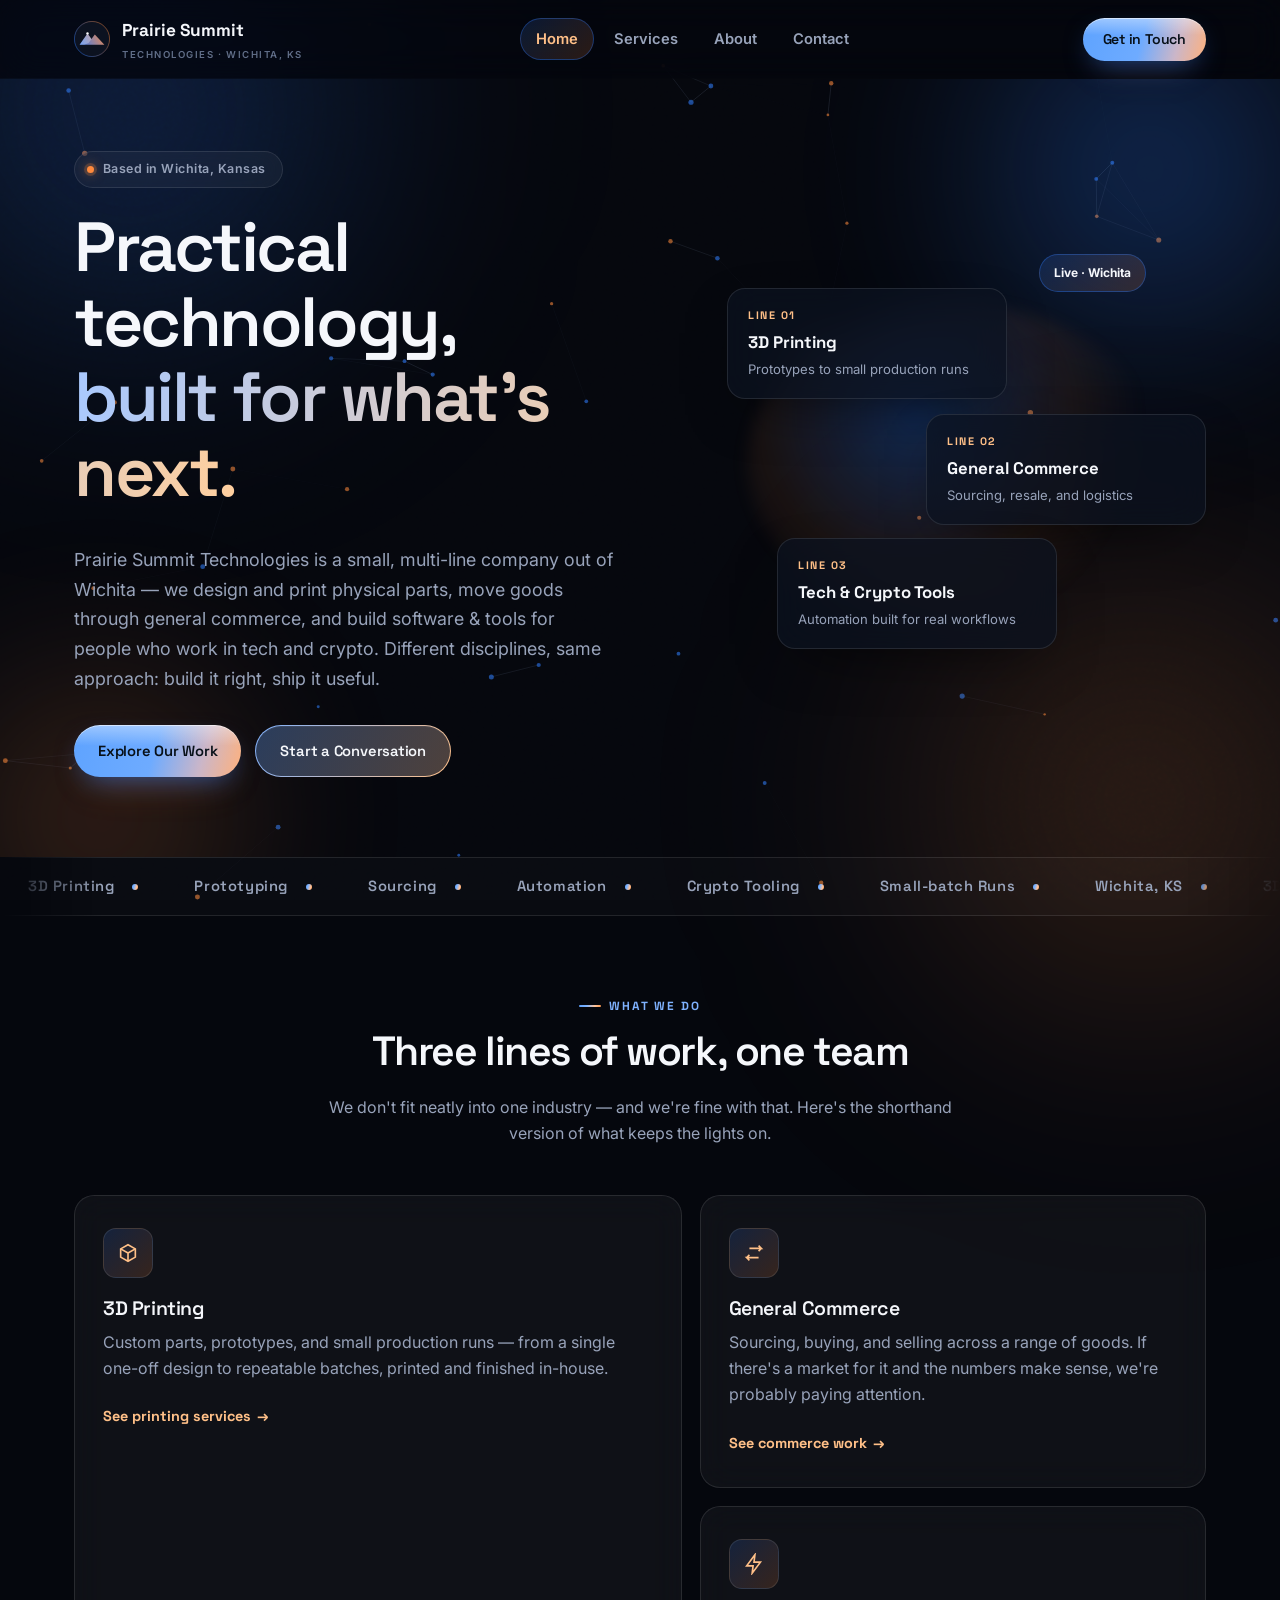
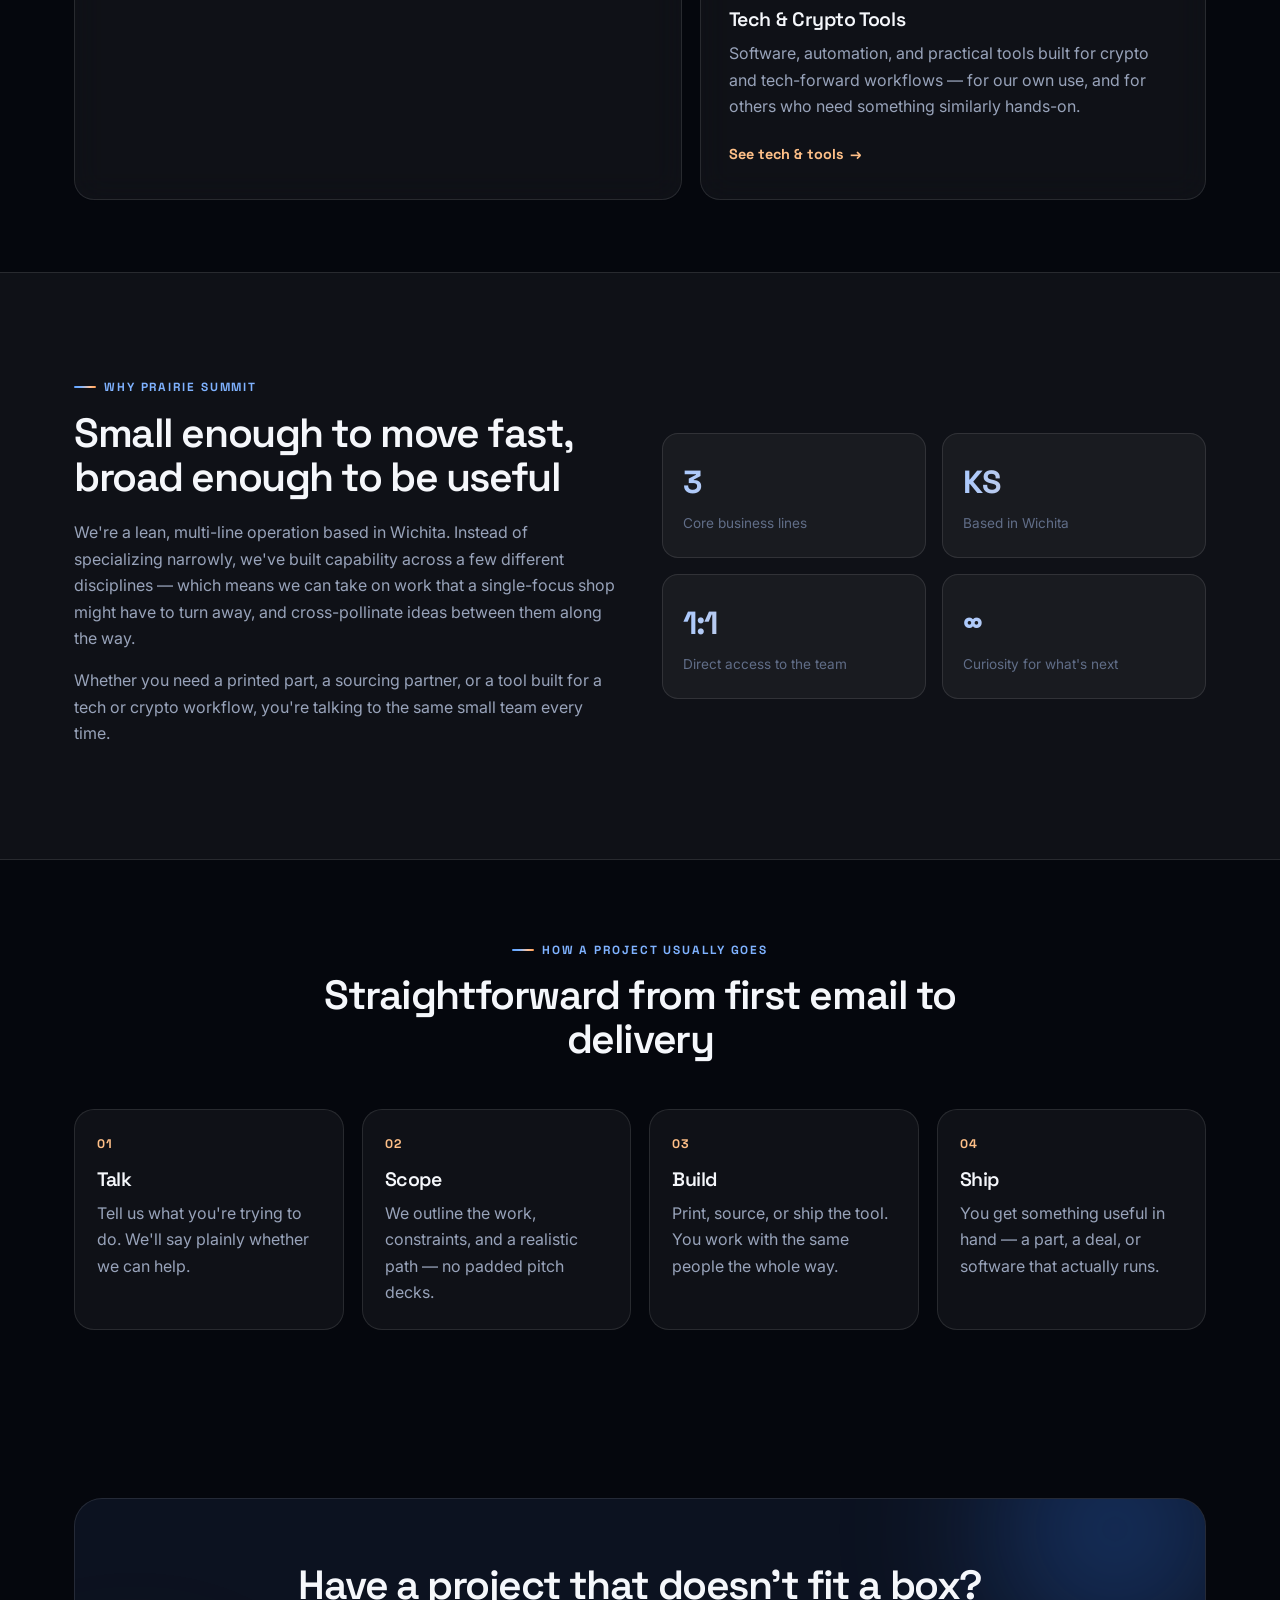
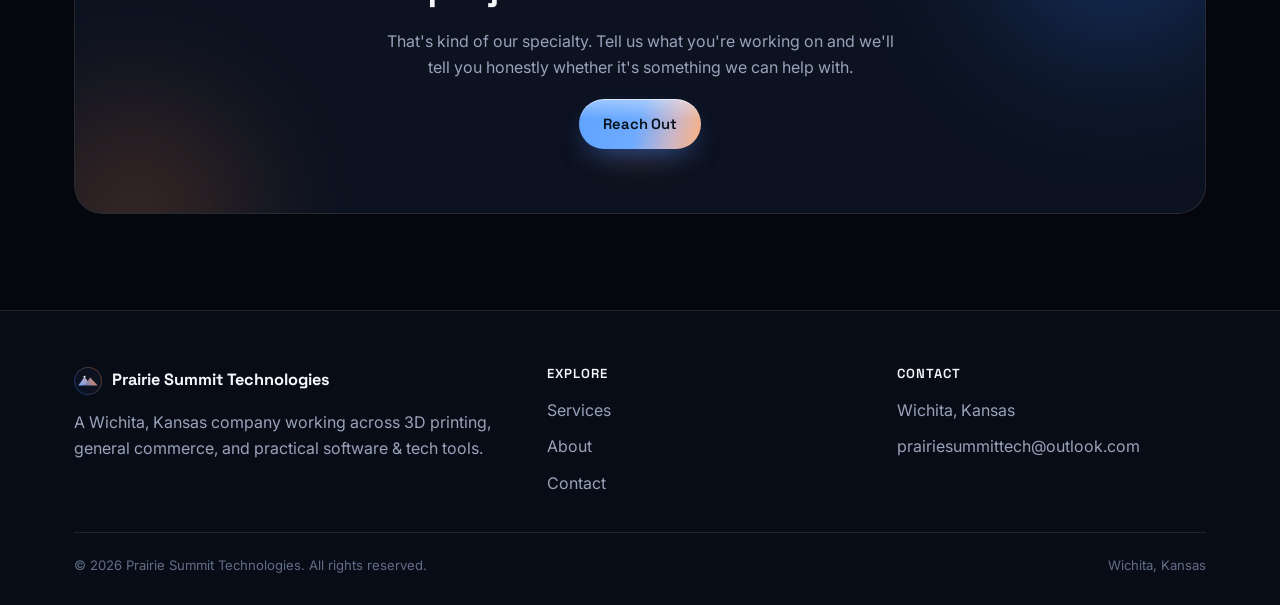
<file: index.html>
<!DOCTYPE html>
<html lang="en">
<head>
<!-- Google tag (gtag.js) -->
<script async src="https://www.googletagmanager.com/gtag/js?id=G-7JT1MEMFT8"></script>
<script>
  window.dataLayer = window.dataLayer || [];
  function gtag(){dataLayer.push(arguments);}
  gtag('js', new Date());

  gtag('config', 'G-7JT1MEMFT8');
</script>

<meta charset="UTF-8">
<script>document.documentElement.classList.add("js");</script>
<meta name="viewport" content="width=device-width, initial-scale=1.0">
<title>Prairie Summit Technologies | 3D Printing &amp; Tech Tools in Wichita, KS</title>
<meta name="description" content="Prairie Summit Technologies is a Wichita, Kansas company for 3D printing, general commerce, and practical software and crypto tooling. Local craft, remote-ready work.">
<meta name="robots" content="index, follow, max-image-preview:large">
<meta name="author" content="Prairie Summit Technologies">
<meta name="geo.region" content="US-KS">
<meta name="geo.placename" content="Wichita">
<meta name="theme-color" content="#05070d">
<link rel="canonical" href="https://prairiesummittech.net/">
<meta property="og:type" content="website">
<meta property="og:site_name" content="Prairie Summit Technologies">
<meta property="og:locale" content="en_US">
<meta property="og:url" content="https://prairiesummittech.net/">
<meta property="og:title" content="Prairie Summit Technologies | Wichita, KS">
<meta property="og:description" content="Practical technology, built for what's next — 3D printing, commerce, and tech tools from Wichita, Kansas.">
<meta property="og:image" content="https://prairiesummittech.net/assets/og-image.png">
<meta property="og:image:width" content="1200">
<meta property="og:image:height" content="630">
<meta property="og:image:alt" content="Prairie Summit Technologies — practical technology from Wichita, Kansas">
<meta name="twitter:card" content="summary_large_image">
<meta name="twitter:title" content="Prairie Summit Technologies | Wichita, KS">
<meta name="twitter:description" content="3D printing, general commerce, and tech tools from Wichita, Kansas.">
<meta name="twitter:image" content="https://prairiesummittech.net/assets/og-image.png">
<link rel="icon" type="image/svg+xml" href="assets/logo.svg">
<link rel="icon" type="image/png" sizes="32x32" href="assets/favicon-32.png">
<link rel="apple-touch-icon" href="assets/apple-touch-icon.png">
<link rel="manifest" href="site.webmanifest">
<script type="application/ld+json">
{
  "@context": "https://schema.org",
  "@graph": [
    {
      "@type": "ProfessionalService",
      "@id": "https://prairiesummittech.net/#business",
      "name": "Prairie Summit Technologies",
      "url": "https://prairiesummittech.net/",
      "email": "prairiesummittech@outlook.com",
      "image": "https://prairiesummittech.net/assets/og-image.png",
      "logo": "https://prairiesummittech.net/assets/apple-touch-icon.png",
      "description": "A Wichita, Kansas company working across 3D printing, general commerce, and practical software and tech tools.",
      "address": {
        "@type": "PostalAddress",
        "addressLocality": "Wichita",
        "addressRegion": "KS",
        "addressCountry": "US"
      },
      "areaServed": ["Wichita", "Kansas", "United States"],
      "priceRange": "$$",
      "knowsAbout": ["3D printing", "prototyping", "general commerce", "software tooling", "crypto tooling"]
    },
    {
      "@type": "WebSite",
      "@id": "https://prairiesummittech.net/#website",
      "url": "https://prairiesummittech.net/",
      "name": "Prairie Summit Technologies",
      "publisher": { "@id": "https://prairiesummittech.net/#business" },
      "inLanguage": "en-US"
    },
    {
      "@type": "WebPage",
      "@id": "https://prairiesummittech.net/#webpage",
      "url": "https://prairiesummittech.net/",
      "name": "Prairie Summit Technologies | 3D Printing & Tech Tools in Wichita, KS",
      "isPartOf": { "@id": "https://prairiesummittech.net/#website" },
      "about": { "@id": "https://prairiesummittech.net/#business" }
    }
  ]
}
</script>
<link rel="preconnect" href="https://fonts.googleapis.com">
<link rel="preconnect" href="https://fonts.gstatic.com" crossorigin>
<link href="https://fonts.googleapis.com/css2?family=Space+Grotesk:wght@500;600;700&family=Inter:wght@400;500;600;700;800&display=swap" rel="stylesheet">
<link rel="stylesheet" href="css/style.css?v=btn3">
</head>
<body>
<a class="skip-link" href="#main">Skip to content</a>
<canvas id="bg-canvas" aria-hidden="true"></canvas>
<div class="noise" aria-hidden="true"></div>

<header class="site-header">
  <div class="wrap nav-row">
    <a href="index.html" class="brand">
      <img src="assets/logo.svg" alt="Prairie Summit Technologies logo" width="36" height="36">
      <span>Prairie Summit<span class="sub">Technologies · Wichita, KS</span></span>
    </a>
    <button class="menu-toggle" aria-label="Open menu" aria-expanded="false" aria-controls="site-nav">
      <span></span><span></span><span></span>
    </button>
    <nav class="main-nav" id="site-nav" aria-label="Primary">
      <ul>
        <li><a href="index.html">Home</a></li>
        <li><a href="services.html">Services</a></li>
        <li><a href="about.html">About</a></li>
        <li><a href="contact.html">Contact</a></li>
      </ul>
      <div class="nav-mobile-cta">
        <a href="contact.html" class="btn btn-primary">Get in Touch</a>
      </div>
    </nav>
    <div class="nav-cta">
      <a href="contact.html" class="btn btn-primary">Get in Touch</a>
    </div>
  </div>
</header>

<main id="main">
<section class="hero">
  <div class="wrap hero-layout">
    <div>
      <div class="badge-pill"><span class="dot"></span> Based in Wichita, Kansas</div>
      <h1>Practical technology,<br><span class="grad-text">built for what's next.</span></h1>
      <p class="lead">Prairie Summit Technologies is a small, multi-line company out of Wichita — we design and print physical parts, move goods through general commerce, and build software &amp; tools for people who work in tech and crypto. Different disciplines, same approach: build it right, ship it useful.</p>
      <div class="hero-actions">
        <a href="services.html" class="btn btn-primary">Explore Our Work</a>
        <a href="contact.html" class="btn btn-ghost">Start a Conversation</a>
      </div>
    </div>
    <div class="hero-stage" aria-hidden="true">
      <div class="hero-stage-orb"></div>
      <div class="hero-chip">Live · Wichita</div>
      <div class="hero-panel p1">
        <span class="kicker">Line 01</span>
        <strong>3D Printing</strong>
        <span>Prototypes to small production runs</span>
      </div>
      <div class="hero-panel p2">
        <span class="kicker">Line 02</span>
        <strong>General Commerce</strong>
        <span>Sourcing, resale, and logistics</span>
      </div>
      <div class="hero-panel p3">
        <span class="kicker">Line 03</span>
        <strong>Tech &amp; Crypto Tools</strong>
        <span>Automation built for real workflows</span>
      </div>
    </div>
  </div>
</section>

<div class="marquee" aria-hidden="true">
  <div class="marquee-track">
    <span>3D Printing</span><span>Prototyping</span><span>Sourcing</span><span>Automation</span><span>Crypto Tooling</span><span>Small-batch Runs</span><span>Wichita, KS</span>
    <span>3D Printing</span><span>Prototyping</span><span>Sourcing</span><span>Automation</span><span>Crypto Tooling</span><span>Small-batch Runs</span><span>Wichita, KS</span>
  </div>
</div>

<section class="section-tight">
  <div class="wrap">
    <div class="section-head center reveal">
      <p class="eyebrow" style="justify-content:center">What We Do</p>
      <h2>Three lines of work, one team</h2>
      <p>We don't fit neatly into one industry — and we're fine with that. Here's the shorthand version of what keeps the lights on.</p>
    </div>
    <div class="bento">
      <div class="card reveal">
        <div class="icon">
          <svg viewBox="0 0 24 24" fill="none" stroke="currentColor" stroke-width="1.8"><path d="M12 3l8 4.5v9L12 21l-8-4.5v-9L12 3z"/><path d="M12 12l8-4.5M12 12v9M12 12L4 7.5"/></svg>
        </div>
        <h3>3D Printing</h3>
        <p>Custom parts, prototypes, and small production runs — from a single one-off design to repeatable batches, printed and finished in-house.</p>
        <a href="services.html#printing" class="read-more">See printing services</a>
      </div>
      <div class="card reveal d2">
        <div class="icon">
          <svg viewBox="0 0 24 24" fill="none" stroke="currentColor" stroke-width="1.8"><path d="M7 7h13l-3-3M20 7l-3 3M17 17H4l3 3M4 17l3-3"/></svg>
        </div>
        <h3>General Commerce</h3>
        <p>Sourcing, buying, and selling across a range of goods. If there's a market for it and the numbers make sense, we're probably paying attention.</p>
        <a href="services.html#commerce" class="read-more">See commerce work</a>
      </div>
      <div class="card reveal d3">
        <div class="icon">
          <svg viewBox="0 0 24 24" fill="none" stroke="currentColor" stroke-width="1.8"><path d="M13 2L4 14h7l-1 8 9-12h-7l1-8z"/></svg>
        </div>
        <h3>Tech &amp; Crypto Tools</h3>
        <p>Software, automation, and practical tools built for crypto and tech-forward workflows — for our own use, and for others who need something similarly hands-on.</p>
        <a href="services.html#tech-tools" class="read-more">See tech &amp; tools</a>
      </div>
    </div>
  </div>
</section>

<section class="bg-panel">
  <div class="wrap">
    <div class="grid-2">
      <div class="reveal">
        <p class="eyebrow">Why Prairie Summit</p>
        <h2>Small enough to move fast, broad enough to be useful</h2>
        <p>We're a lean, multi-line operation based in Wichita. Instead of specializing narrowly, we've built capability across a few different disciplines — which means we can take on work that a single-focus shop might have to turn away, and cross-pollinate ideas between them along the way.</p>
        <p>Whether you need a printed part, a sourcing partner, or a tool built for a tech or crypto workflow, you're talking to the same small team every time.</p>
      </div>
      <div class="stats-row reveal d2">
        <div class="stat"><b>3</b><span>Core business lines</span></div>
        <div class="stat"><b>KS</b><span>Based in Wichita</span></div>
        <div class="stat"><b>1:1</b><span>Direct access to the team</span></div>
        <div class="stat"><b>∞</b><span>Curiosity for what's next</span></div>
      </div>
    </div>
  </div>
</section>

<section class="section-tight">
  <div class="wrap">
    <div class="section-head center reveal">
      <p class="eyebrow" style="justify-content:center">How a project usually goes</p>
      <h2>Straightforward from first email to delivery</h2>
    </div>
    <div class="steps">
      <div class="step reveal">
        <h3>Talk</h3>
        <p style="margin:0">Tell us what you're trying to do. We'll say plainly whether we can help.</p>
      </div>
      <div class="step reveal d2">
        <h3>Scope</h3>
        <p style="margin:0">We outline the work, constraints, and a realistic path — no padded pitch decks.</p>
      </div>
      <div class="step reveal d3">
        <h3>Build</h3>
        <p style="margin:0">Print, source, or ship the tool. You work with the same people the whole way.</p>
      </div>
      <div class="step reveal d4">
        <h3>Ship</h3>
        <p style="margin:0">You get something useful in hand — a part, a deal, or software that actually runs.</p>
      </div>
    </div>
  </div>
</section>

<section>
  <div class="wrap">
    <div class="cta-band reveal">
      <h2>Have a project that doesn't fit a box?</h2>
      <p style="max-width:520px;margin:0 auto 8px">That's kind of our specialty. Tell us what you're working on and we'll tell you honestly whether it's something we can help with.</p>
      <a href="contact.html" class="btn btn-primary">Reach Out</a>
    </div>
  </div>
</section>
</main>

<footer class="site-footer">
  <div class="wrap">
    <div class="footer-grid">
      <div>
        <div class="footer-brand">
          <img src="assets/logo.svg" alt="" width="28" height="28">
          <span>Prairie Summit Technologies</span>
        </div>
        <p>A Wichita, Kansas company working across 3D printing, general commerce, and practical software &amp; tech tools.</p>
      </div>
      <div>
        <h4>Explore</h4>
        <ul class="footer-links">
          <li><a href="services.html">Services</a></li>
          <li><a href="about.html">About</a></li>
          <li><a href="contact.html">Contact</a></li>
        </ul>
      </div>
      <div>
        <h4>Contact</h4>
        <ul class="footer-links">
          <li>Wichita, Kansas</li>
          <li><a href="mailto:prairiesummittech@outlook.com">prairiesummittech@outlook.com</a></li>
        </ul>
      </div>
    </div>
    <div class="footer-bottom">
      <span>© <span id="year"></span> Prairie Summit Technologies. All rights reserved.</span>
      <span>Wichita, Kansas</span>
    </div>
  </div>
</footer>

<script src="js/background.js"></script>
<script src="js/main.js"></script>
</body>
</html>
</file>
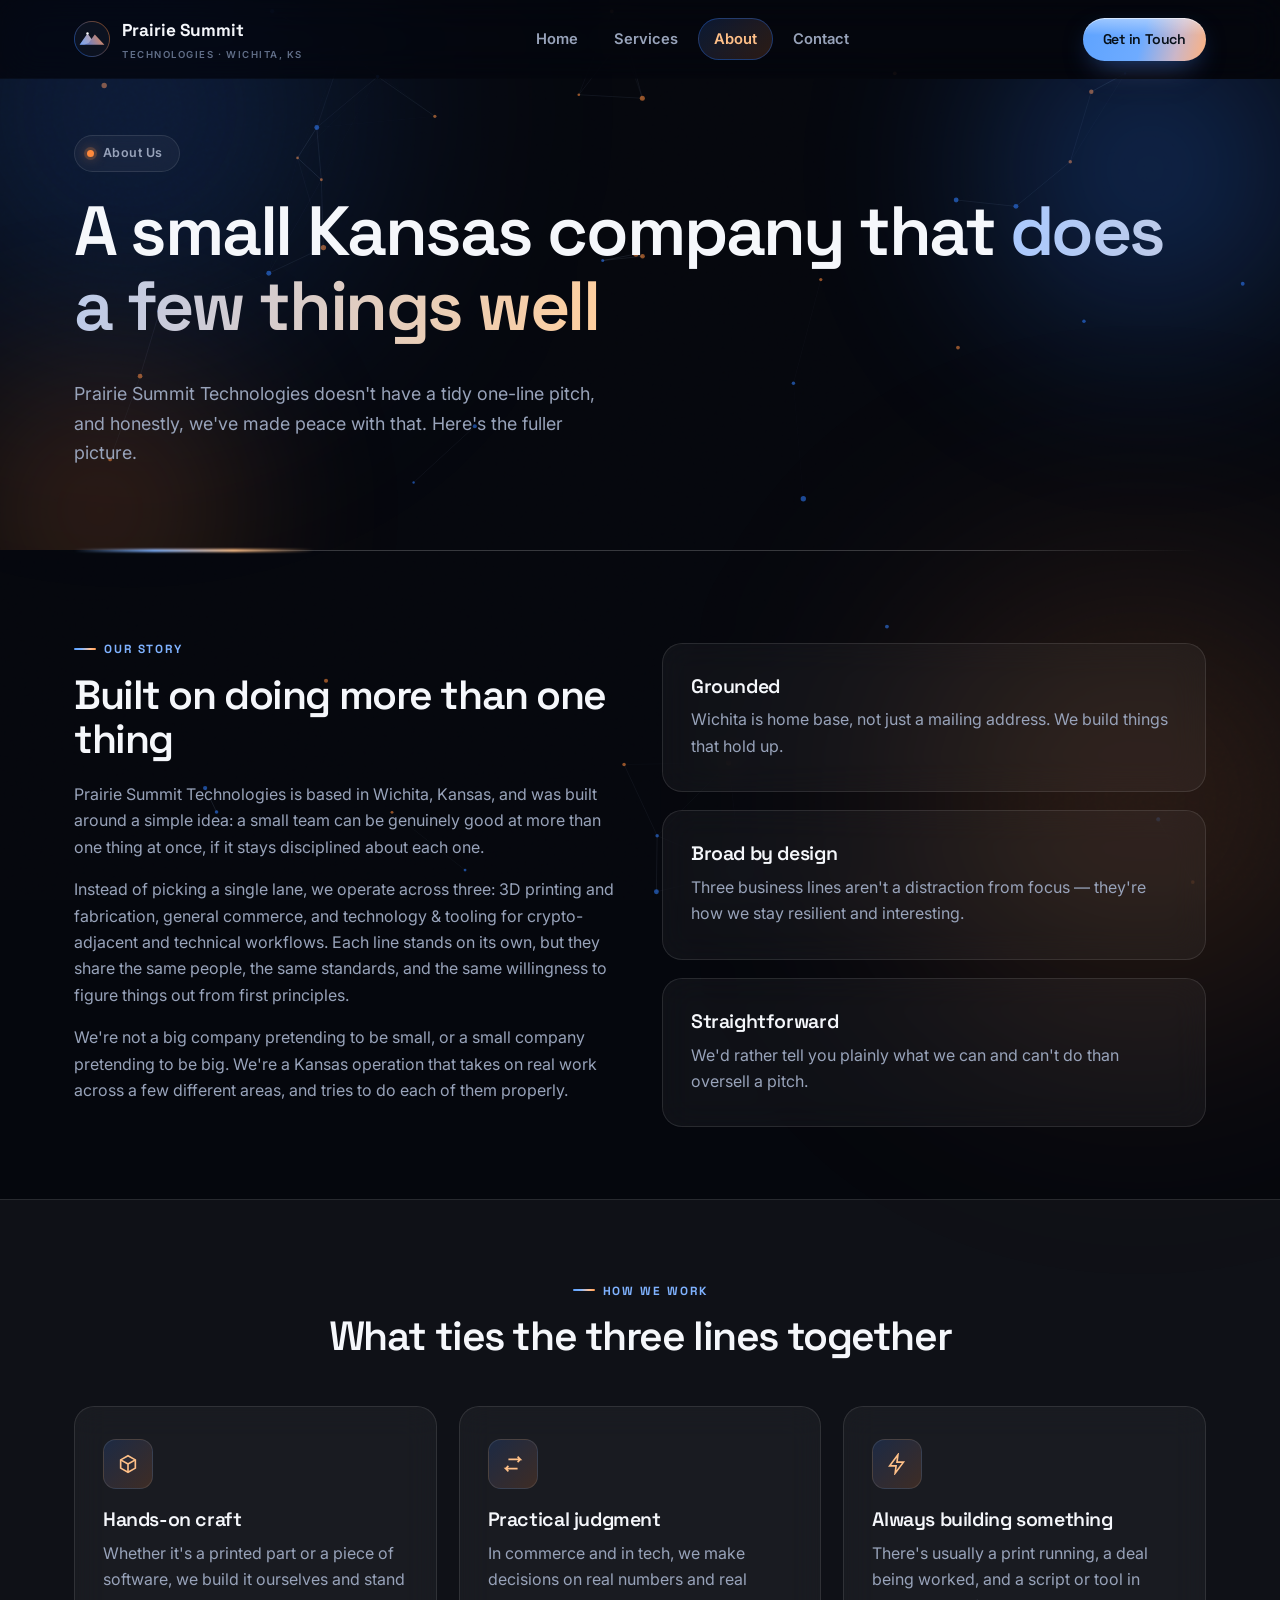
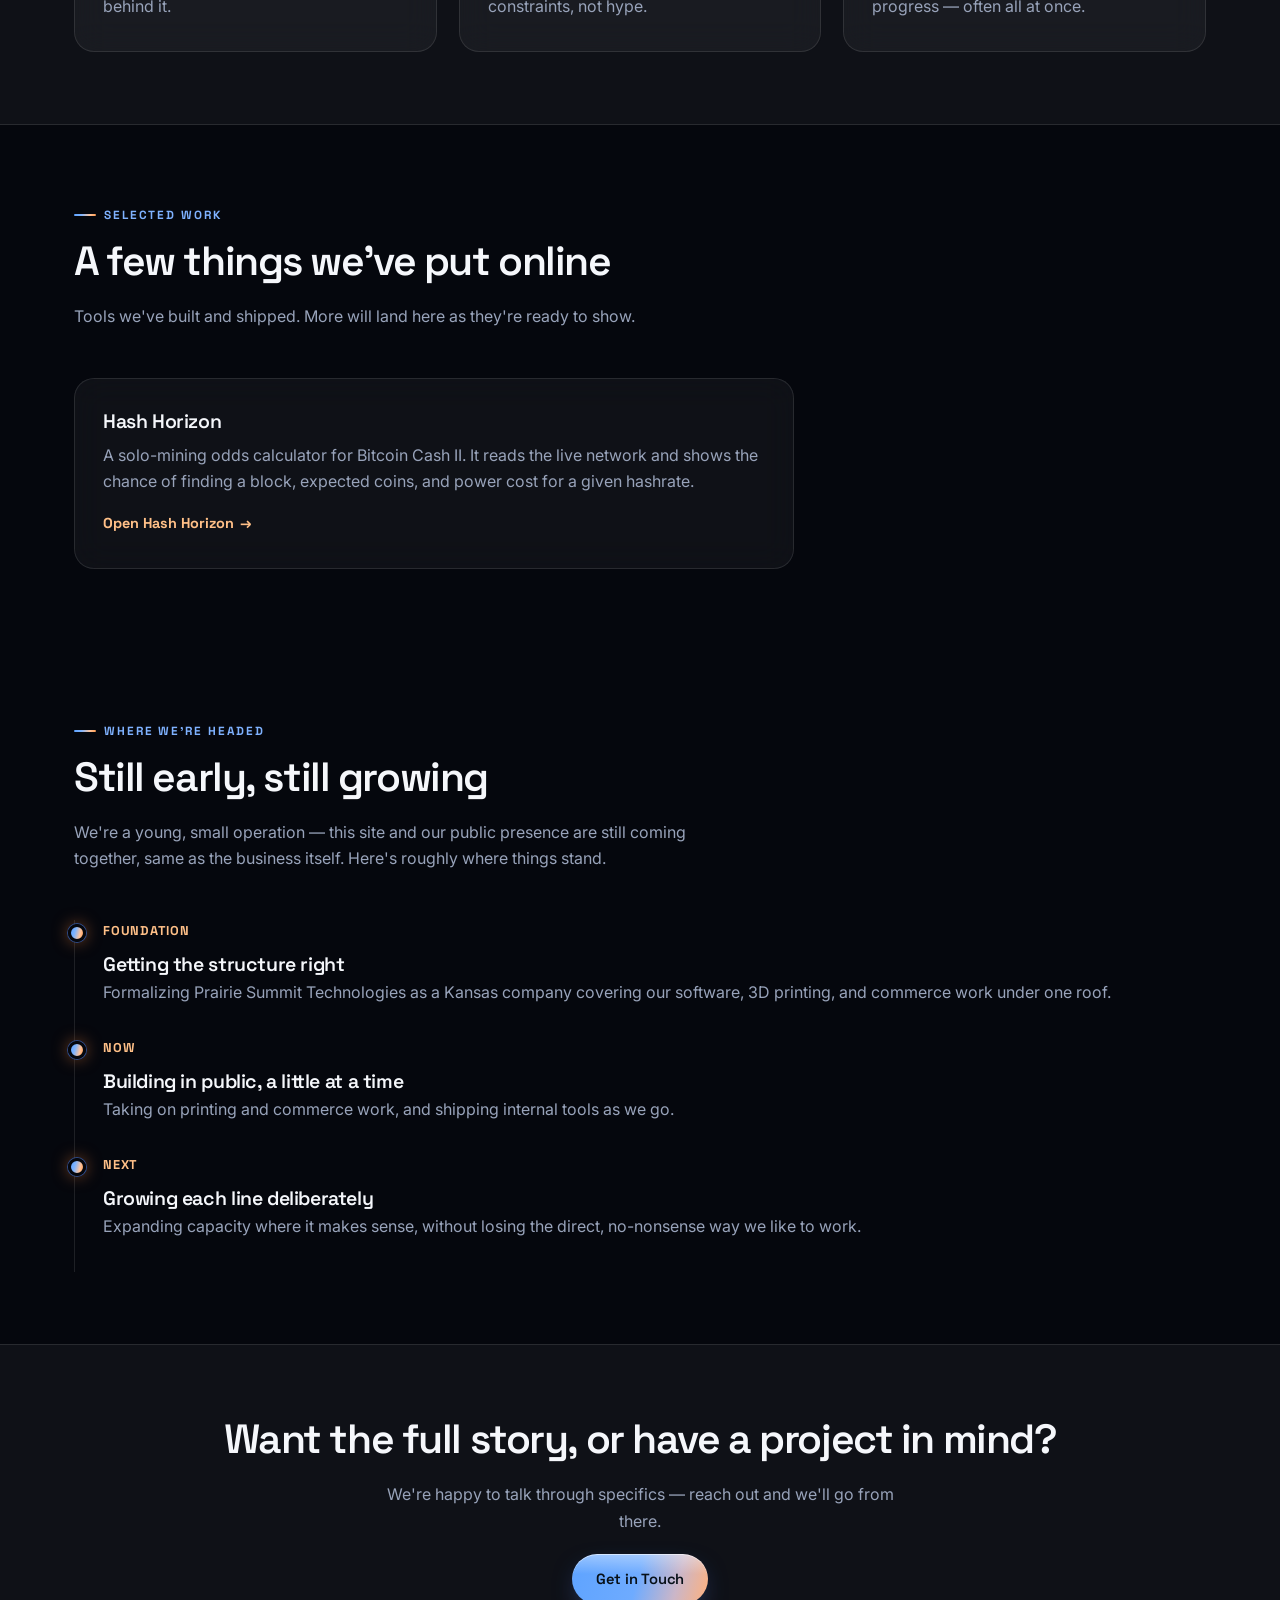
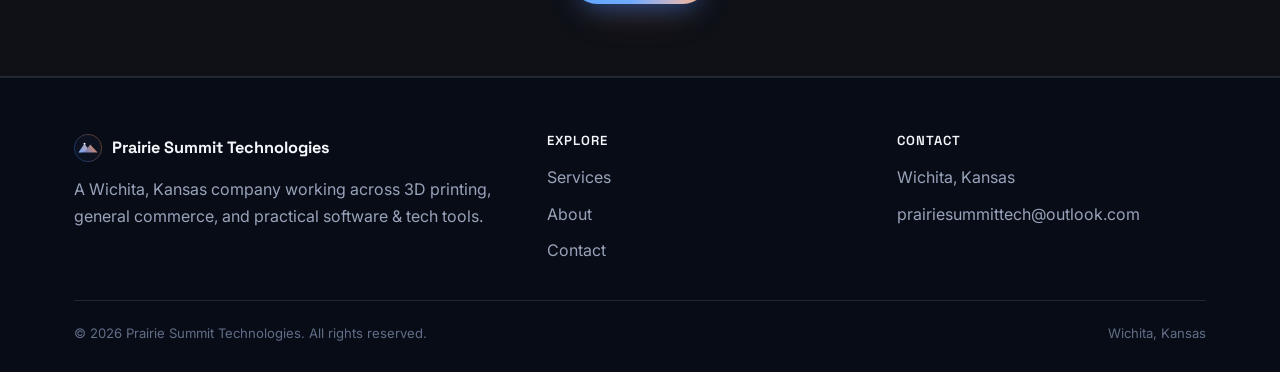
<file: about.html>
<!DOCTYPE html>
<html lang="en">
<head>
<!-- Google tag (gtag.js) -->
<script async src="https://www.googletagmanager.com/gtag/js?id=G-7JT1MEMFT8"></script>
<script>
  window.dataLayer = window.dataLayer || [];
  function gtag(){dataLayer.push(arguments);}
  gtag('js', new Date());

  gtag('config', 'G-7JT1MEMFT8');
</script>
<meta charset="UTF-8">
<script>document.documentElement.classList.add("js");</script>
<meta name="viewport" content="width=device-width, initial-scale=1.0">
<title>About Prairie Summit Technologies | Wichita, Kansas</title>
<meta name="description" content="Prairie Summit Technologies is a small Wichita, Kansas company built around 3D printing, general commerce, and hands-on tech tooling — one team, three lines of work.">
<meta name="robots" content="index, follow, max-image-preview:large">
<meta name="author" content="Prairie Summit Technologies">
<meta name="geo.region" content="US-KS">
<meta name="geo.placename" content="Wichita">
<meta name="theme-color" content="#05070d">
<link rel="canonical" href="https://prairiesummittech.net/about.html">
<meta property="og:type" content="website">
<meta property="og:site_name" content="Prairie Summit Technologies">
<meta property="og:locale" content="en_US">
<meta property="og:url" content="https://prairiesummittech.net/about.html">
<meta property="og:title" content="About | Prairie Summit Technologies">
<meta property="og:description" content="A small Kansas company that does a few things well — 3D printing, commerce, and tech tools from Wichita.">
<meta property="og:image" content="https://prairiesummittech.net/assets/og-image.png">
<meta property="og:image:width" content="1200">
<meta property="og:image:height" content="630">
<meta property="og:image:alt" content="Prairie Summit Technologies — practical technology from Wichita, Kansas">
<meta name="twitter:card" content="summary_large_image">
<meta name="twitter:title" content="About | Prairie Summit Technologies">
<meta name="twitter:description" content="A small Kansas company that does a few things well — 3D printing, commerce, and tech tools from Wichita.">
<meta name="twitter:image" content="https://prairiesummittech.net/assets/og-image.png">
<link rel="icon" type="image/svg+xml" href="assets/logo.svg">
<link rel="icon" type="image/png" sizes="32x32" href="assets/favicon-32.png">
<link rel="apple-touch-icon" href="assets/apple-touch-icon.png">
<link rel="manifest" href="site.webmanifest">
<script type="application/ld+json">
{
  "@context": "https://schema.org",
  "@type": "AboutPage",
  "@id": "https://prairiesummittech.net/about.html#webpage",
  "url": "https://prairiesummittech.net/about.html",
  "name": "About Prairie Summit Technologies | Wichita, Kansas",
  "description": "Prairie Summit Technologies is a small Wichita, Kansas company built around 3D printing, general commerce, and hands-on tech tooling.",
  "isPartOf": { "@id": "https://prairiesummittech.net/#website" },
  "about": { "@id": "https://prairiesummittech.net/#business" }
}
</script>
<link rel="preconnect" href="https://fonts.googleapis.com">
<link rel="preconnect" href="https://fonts.gstatic.com" crossorigin>
<link href="https://fonts.googleapis.com/css2?family=Space+Grotesk:wght@500;600;700&family=Inter:wght@400;500;600;700;800&display=swap" rel="stylesheet">
<link rel="stylesheet" href="css/style.css?v=work1">
</head>
<body>
<a class="skip-link" href="#main">Skip to content</a>
<canvas id="bg-canvas" aria-hidden="true"></canvas>
<div class="noise" aria-hidden="true"></div>

<header class="site-header">
  <div class="wrap nav-row">
    <a href="index.html" class="brand">
      <img src="assets/logo.svg" alt="Prairie Summit Technologies logo" width="36" height="36">
      <span>Prairie Summit<span class="sub">Technologies · Wichita, KS</span></span>
    </a>
    <button class="menu-toggle" aria-label="Open menu" aria-expanded="false" aria-controls="site-nav">
      <span></span><span></span><span></span>
    </button>
    <nav class="main-nav" id="site-nav" aria-label="Primary">
      <ul>
        <li><a href="index.html">Home</a></li>
        <li><a href="services.html">Services</a></li>
        <li><a href="about.html">About</a></li>
        <li><a href="contact.html">Contact</a></li>
      </ul>
      <div class="nav-mobile-cta">
        <a href="contact.html" class="btn btn-primary">Get in Touch</a>
      </div>
    </nav>
    <div class="nav-cta">
      <a href="contact.html" class="btn btn-primary">Get in Touch</a>
    </div>
  </div>
</header>

<main id="main">
<section class="hero page-hero">
  <div class="wrap">
    <div class="badge-pill"><span class="dot"></span> About Us</div>
    <h1>A small Kansas company that <span class="grad-text">does a few things well</span></h1>
    <p class="lead">Prairie Summit Technologies doesn't have a tidy one-line pitch, and honestly, we've made peace with that. Here's the fuller picture.</p>
  </div>
</section>

<div class="wrap"><div class="glow-divider"></div></div>

<section class="section-tight">
  <div class="wrap">
    <div class="grid-2">
      <div class="reveal">
        <p class="eyebrow">Our Story</p>
        <h2>Built on doing more than one thing</h2>
        <p>Prairie Summit Technologies is based in Wichita, Kansas, and was built around a simple idea: a small team can be genuinely good at more than one thing at once, if it stays disciplined about each one.</p>
        <p>Instead of picking a single lane, we operate across three: 3D printing and fabrication, general commerce, and technology &amp; tooling for crypto-adjacent and technical workflows. Each line stands on its own, but they share the same people, the same standards, and the same willingness to figure things out from first principles.</p>
        <p>We're not a big company pretending to be small, or a small company pretending to be big. We're a Kansas operation that takes on real work across a few different areas, and tries to do each of them properly.</p>
      </div>
      <div class="value-grid reveal d2 stacked-values">
        <div class="card">
          <h3>Grounded</h3>
          <p style="margin-bottom:0">Wichita is home base, not just a mailing address. We build things that hold up.</p>
        </div>
        <div class="card">
          <h3>Broad by design</h3>
          <p style="margin-bottom:0">Three business lines aren't a distraction from focus — they're how we stay resilient and interesting.</p>
        </div>
        <div class="card">
          <h3>Straightforward</h3>
          <p style="margin-bottom:0">We'd rather tell you plainly what we can and can't do than oversell a pitch.</p>
        </div>
      </div>
    </div>
  </div>
</section>

<section class="section-tight bg-panel">
  <div class="wrap">
    <div class="section-head center reveal">
      <p class="eyebrow" style="justify-content:center">How We Work</p>
      <h2>What ties the three lines together</h2>
    </div>
    <div class="value-grid">
      <div class="card reveal">
        <div class="icon">
          <svg viewBox="0 0 24 24" fill="none" stroke="currentColor" stroke-width="1.8"><path d="M12 3l8 4.5v9L12 21l-8-4.5v-9L12 3z"/><path d="M12 12l8-4.5M12 12v9M12 12L4 7.5"/></svg>
        </div>
        <h3>Hands-on craft</h3>
        <p style="margin-bottom:0">Whether it's a printed part or a piece of software, we build it ourselves and stand behind it.</p>
      </div>
      <div class="card reveal d2">
        <div class="icon">
          <svg viewBox="0 0 24 24" fill="none" stroke="currentColor" stroke-width="1.8"><path d="M7 7h13l-3-3M20 7l-3 3M17 17H4l3 3M4 17l3-3"/></svg>
        </div>
        <h3>Practical judgment</h3>
        <p style="margin-bottom:0">In commerce and in tech, we make decisions on real numbers and real constraints, not hype.</p>
      </div>
      <div class="card reveal d3">
        <div class="icon">
          <svg viewBox="0 0 24 24" fill="none" stroke="currentColor" stroke-width="1.8"><path d="M13 2L4 14h7l-1 8 9-12h-7l1-8z"/></svg>
        </div>
        <h3>Always building something</h3>
        <p style="margin-bottom:0">There's usually a print running, a deal being worked, and a script or tool in progress — often all at once.</p>
      </div>
    </div>
  </div>
</section>

<section class="section-tight">
  <div class="wrap">
    <div class="section-head reveal">
      <p class="eyebrow">Selected work</p>
      <h2>A few things we've put online</h2>
      <p>Tools we've built and shipped. More will land here as they're ready to show.</p>
    </div>
    <div class="work-list">
      <article class="card reveal">
        <h3>Hash Horizon</h3>
        <p>A solo-mining odds calculator for Bitcoin Cash II. It reads the live network and shows the chance of finding a block, expected coins, and power cost for a given hashrate.</p>
        <a class="read-more" href="https://hash-horizon-kappa.vercel.app/" target="_blank" rel="noopener noreferrer" aria-label="Open Hash Horizon (opens in a new tab)">Open Hash Horizon</a>
      </article>
    </div>
  </div>
</section>

<section class="section-tight">
  <div class="wrap">
    <div class="section-head reveal">
      <p class="eyebrow">Where We're Headed</p>
      <h2>Still early, still growing</h2>
      <p>We're a young, small operation — this site and our public presence are still coming together, same as the business itself. Here's roughly where things stand.</p>
    </div>
    <ul class="timeline reveal">
      <li>
        <p class="when">Foundation</p>
        <h3>Getting the structure right</h3>
        <p style="margin-bottom:0">Formalizing Prairie Summit Technologies as a Kansas company covering our software, 3D printing, and commerce work under one roof.</p>
      </li>
      <li>
        <p class="when">Now</p>
        <h3>Building in public, a little at a time</h3>
        <p style="margin-bottom:0">Taking on printing and commerce work, and shipping internal tools as we go.</p>
      </li>
      <li>
        <p class="when">Next</p>
        <h3>Growing each line deliberately</h3>
        <p style="margin-bottom:0">Expanding capacity where it makes sense, without losing the direct, no-nonsense way we like to work.</p>
      </li>
    </ul>
  </div>
</section>

<section class="bg-panel section-tight">
  <div class="wrap text-center reveal">
    <h2>Want the full story, or have a project in mind?</h2>
    <p style="max-width:520px;margin:0 auto 20px">We're happy to talk through specifics — reach out and we'll go from there.</p>
    <a href="contact.html" class="btn btn-primary">Get in Touch</a>
  </div>
</section>
</main>

<footer class="site-footer">
  <div class="wrap">
    <div class="footer-grid">
      <div>
        <div class="footer-brand">
          <img src="assets/logo.svg" alt="" width="28" height="28">
          <span>Prairie Summit Technologies</span>
        </div>
        <p>A Wichita, Kansas company working across 3D printing, general commerce, and practical software &amp; tech tools.</p>
      </div>
      <div>
        <h4>Explore</h4>
        <ul class="footer-links">
          <li><a href="services.html">Services</a></li>
          <li><a href="about.html">About</a></li>
          <li><a href="contact.html">Contact</a></li>
        </ul>
      </div>
      <div>
        <h4>Contact</h4>
        <ul class="footer-links">
          <li>Wichita, Kansas</li>
          <li><a href="mailto:prairiesummittech@outlook.com">prairiesummittech@outlook.com</a></li>
        </ul>
      </div>
    </div>
    <div class="footer-bottom">
      <span>© <span id="year"></span> Prairie Summit Technologies. All rights reserved.</span>
      <span>Wichita, Kansas</span>
    </div>
  </div>
</footer>

<script src="js/background.js"></script>
<script src="js/main.js"></script>
</body>
</html>
</file>
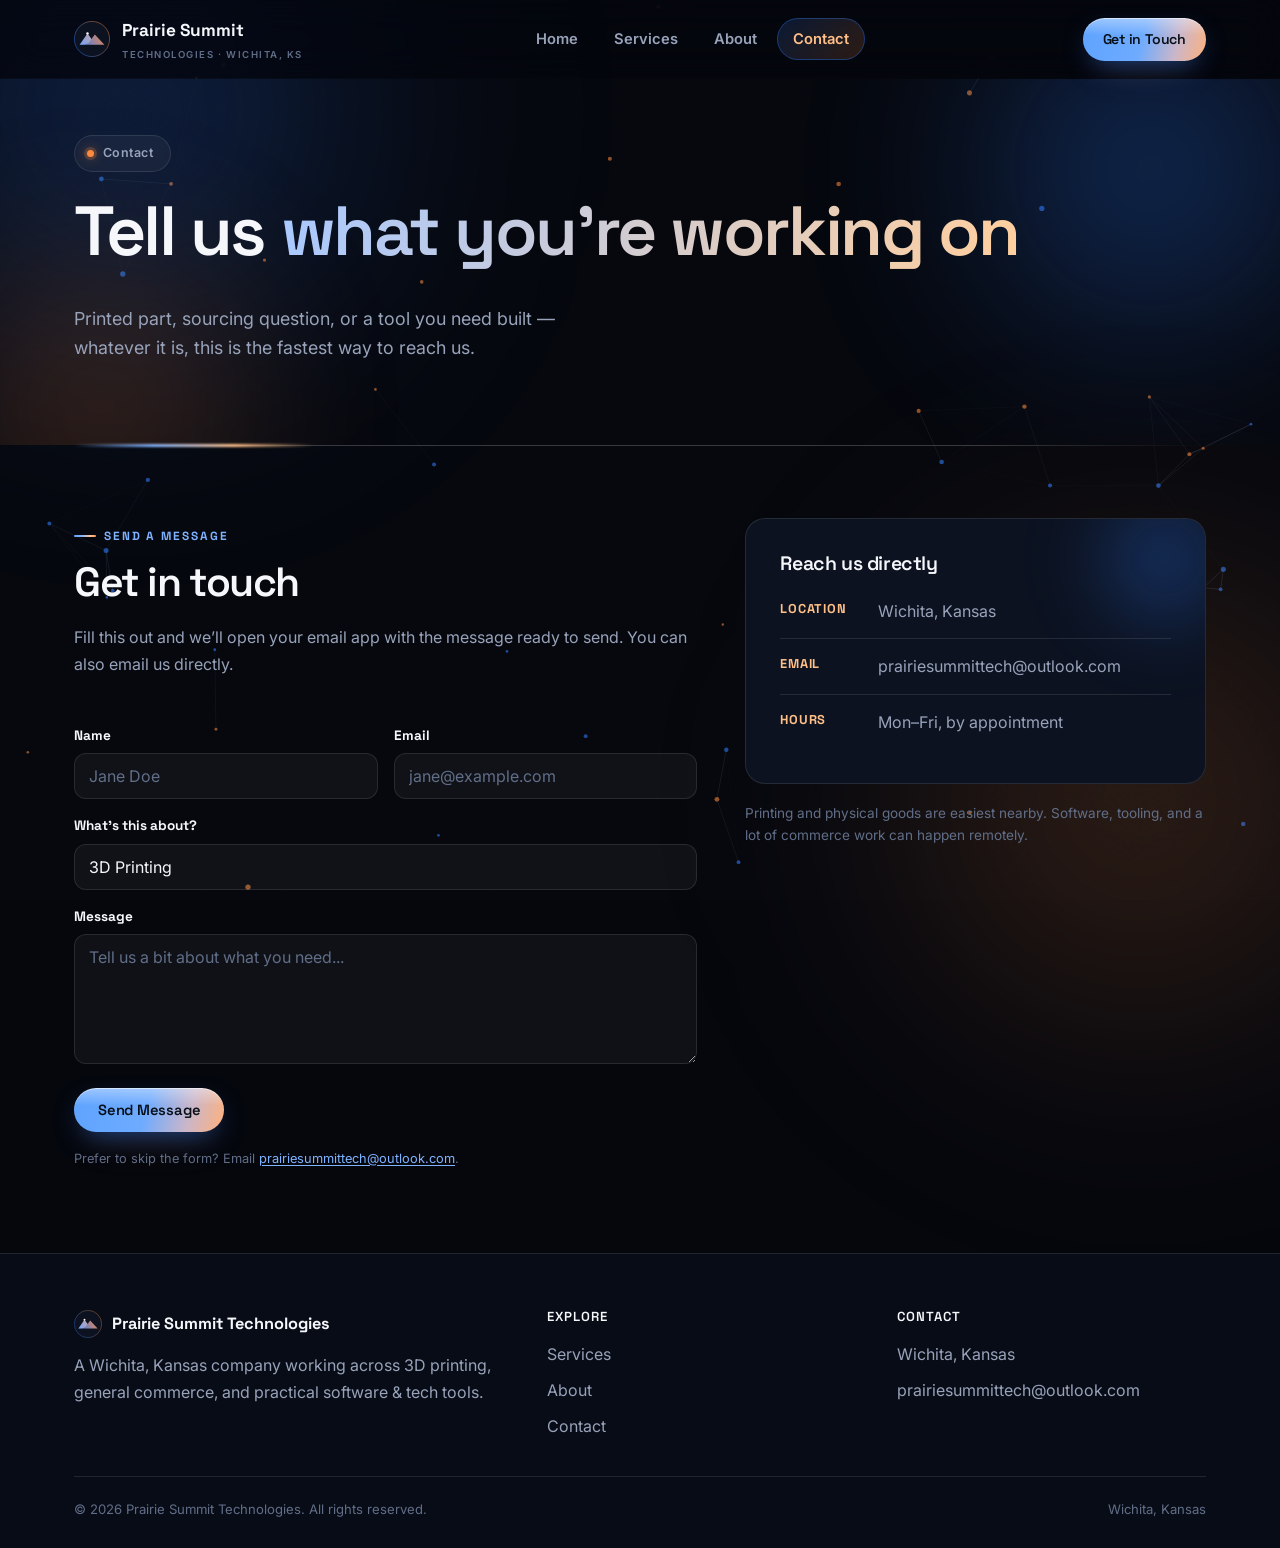
<file: contact.html>
<!DOCTYPE html>
<html lang="en">
<head>
<!-- Google tag (gtag.js) -->
<script async src="https://www.googletagmanager.com/gtag/js?id=G-7JT1MEMFT8"></script>
<script>
  window.dataLayer = window.dataLayer || [];
  function gtag(){dataLayer.push(arguments);}
  gtag('js', new Date());

  gtag('config', 'G-7JT1MEMFT8');
</script>
<meta charset="UTF-8">
<script>document.documentElement.classList.add("js");</script>
<meta name="viewport" content="width=device-width, initial-scale=1.0">
<title>Contact Prairie Summit Technologies | Wichita, KS</title>
<meta name="description" content="Email Prairie Summit Technologies in Wichita, Kansas about 3D printing, sourcing, or a custom tech tool. We reply directly — no ticket queue.">
<meta name="robots" content="index, follow, max-image-preview:large">
<meta name="author" content="Prairie Summit Technologies">
<meta name="geo.region" content="US-KS">
<meta name="geo.placename" content="Wichita">
<meta name="theme-color" content="#05070d">
<link rel="canonical" href="https://prairiesummittech.net/contact.html">
<meta property="og:type" content="website">
<meta property="og:site_name" content="Prairie Summit Technologies">
<meta property="og:locale" content="en_US">
<meta property="og:url" content="https://prairiesummittech.net/contact.html">
<meta property="og:title" content="Contact | Prairie Summit Technologies">
<meta property="og:description" content="Tell us what you're working on — 3D printing, sourcing, or a tool you need built.">
<meta property="og:image" content="https://prairiesummittech.net/assets/og-image.png">
<meta property="og:image:width" content="1200">
<meta property="og:image:height" content="630">
<meta property="og:image:alt" content="Prairie Summit Technologies — practical technology from Wichita, Kansas">
<meta name="twitter:card" content="summary_large_image">
<meta name="twitter:title" content="Contact | Prairie Summit Technologies">
<meta name="twitter:description" content="Tell us what you're working on — 3D printing, sourcing, or a tool you need built.">
<meta name="twitter:image" content="https://prairiesummittech.net/assets/og-image.png">
<link rel="icon" type="image/svg+xml" href="assets/logo.svg">
<link rel="icon" type="image/png" sizes="32x32" href="assets/favicon-32.png">
<link rel="apple-touch-icon" href="assets/apple-touch-icon.png">
<link rel="manifest" href="site.webmanifest">
<script type="application/ld+json">
{
  "@context": "https://schema.org",
  "@type": "ContactPage",
  "@id": "https://prairiesummittech.net/contact.html#webpage",
  "url": "https://prairiesummittech.net/contact.html",
  "name": "Contact Prairie Summit Technologies | Wichita, KS",
  "description": "Email Prairie Summit Technologies in Wichita, Kansas about 3D printing, sourcing, or a custom tech tool.",
  "isPartOf": { "@id": "https://prairiesummittech.net/#website" },
  "mainEntity": { "@id": "https://prairiesummittech.net/#business" }
}
</script>
<link rel="preconnect" href="https://fonts.googleapis.com">
<link rel="preconnect" href="https://fonts.gstatic.com" crossorigin>
<link href="https://fonts.googleapis.com/css2?family=Space+Grotesk:wght@500;600;700&family=Inter:wght@400;500;600;700;800&display=swap" rel="stylesheet">
<link rel="stylesheet" href="css/style.css?v=btn3">
</head>
<body>
<a class="skip-link" href="#main">Skip to content</a>
<canvas id="bg-canvas" aria-hidden="true"></canvas>
<div class="noise" aria-hidden="true"></div>

<header class="site-header">
  <div class="wrap nav-row">
    <a href="index.html" class="brand">
      <img src="assets/logo.svg" alt="Prairie Summit Technologies logo" width="36" height="36">
      <span>Prairie Summit<span class="sub">Technologies · Wichita, KS</span></span>
    </a>
    <button class="menu-toggle" aria-label="Open menu" aria-expanded="false" aria-controls="site-nav">
      <span></span><span></span><span></span>
    </button>
    <nav class="main-nav" id="site-nav" aria-label="Primary">
      <ul>
        <li><a href="index.html">Home</a></li>
        <li><a href="services.html">Services</a></li>
        <li><a href="about.html">About</a></li>
        <li><a href="contact.html">Contact</a></li>
      </ul>
      <div class="nav-mobile-cta">
        <a href="contact.html" class="btn btn-primary">Get in Touch</a>
      </div>
    </nav>
    <div class="nav-cta">
      <a href="contact.html" class="btn btn-primary">Get in Touch</a>
    </div>
  </div>
</header>

<main id="main">
<section class="hero page-hero">
  <div class="wrap">
    <div class="badge-pill"><span class="dot"></span> Contact</div>
    <h1>Tell us <span class="grad-text">what you're working on</span></h1>
    <p class="lead">Printed part, sourcing question, or a tool you need built — whatever it is, this is the fastest way to reach us.</p>
  </div>
</section>

<div class="wrap"><div class="glow-divider"></div></div>

<section class="section-tight">
  <div class="wrap">
    <div class="contact-grid">

      <div class="reveal">
        <div class="section-head">
          <p class="eyebrow">Send a Message</p>
          <h2>Get in touch</h2>
          <p>Fill this out and we’ll open your email app with the message ready to send. You can also email us directly.</p>
        </div>
        <form class="contact-form" action="mailto:prairiesummittech@outlook.com" method="post" enctype="text/plain">
          <div class="form-row">
            <div>
              <label for="name">Name</label>
              <input type="text" id="name" name="name" placeholder="Jane Doe" autocomplete="name" required>
            </div>
            <div>
              <label for="email">Email</label>
              <input type="email" id="email" name="email" placeholder="jane@example.com" autocomplete="email" required>
            </div>
          </div>
          <div>
            <label for="topic">What's this about?</label>
            <select id="topic" name="topic">
              <option>3D Printing</option>
              <option>General Commerce</option>
              <option>Tech / Crypto Tools</option>
              <option>Something else</option>
            </select>
          </div>
          <div>
            <label for="message">Message</label>
            <textarea id="message" name="message" placeholder="Tell us a bit about what you need..." required></textarea>
          </div>
          <button type="submit" class="btn btn-primary">Send Message</button>
          <p class="form-status" hidden role="status"></p>
          <p class="form-note">Prefer to skip the form? Email <a href="mailto:prairiesummittech@outlook.com">prairiesummittech@outlook.com</a>.</p>
        </form>
      </div>

      <div class="reveal d2">
        <div class="contact-info-card">
          <h3>Reach us directly</h3>
          <div class="contact-line">
            <span class="k">Location</span>
            <span class="v">Wichita, Kansas</span>
          </div>
          <div class="contact-line">
            <span class="k">Email</span>
            <span class="v"><a href="mailto:prairiesummittech@outlook.com">prairiesummittech@outlook.com</a></span>
          </div>
          <div class="contact-line">
            <span class="k">Hours</span>
            <span class="v">Mon–Fri, by appointment</span>
          </div>
        </div>
        <p class="contact-aside">Printing and physical goods are easiest nearby. Software, tooling, and a lot of commerce work can happen remotely.</p>
      </div>

    </div>
  </div>
</section>
</main>

<footer class="site-footer">
  <div class="wrap">
    <div class="footer-grid">
      <div>
        <div class="footer-brand">
          <img src="assets/logo.svg" alt="" width="28" height="28">
          <span>Prairie Summit Technologies</span>
        </div>
        <p>A Wichita, Kansas company working across 3D printing, general commerce, and practical software &amp; tech tools.</p>
      </div>
      <div>
        <h4>Explore</h4>
        <ul class="footer-links">
          <li><a href="services.html">Services</a></li>
          <li><a href="about.html">About</a></li>
          <li><a href="contact.html">Contact</a></li>
        </ul>
      </div>
      <div>
        <h4>Contact</h4>
        <ul class="footer-links">
          <li>Wichita, Kansas</li>
          <li><a href="mailto:prairiesummittech@outlook.com">prairiesummittech@outlook.com</a></li>
        </ul>
      </div>
    </div>
    <div class="footer-bottom">
      <span>© <span id="year"></span> Prairie Summit Technologies. All rights reserved.</span>
      <span>Wichita, Kansas</span>
    </div>
  </div>
</footer>

<script src="js/background.js"></script>
<script src="js/main.js"></script>
</body>
</html>
</file>
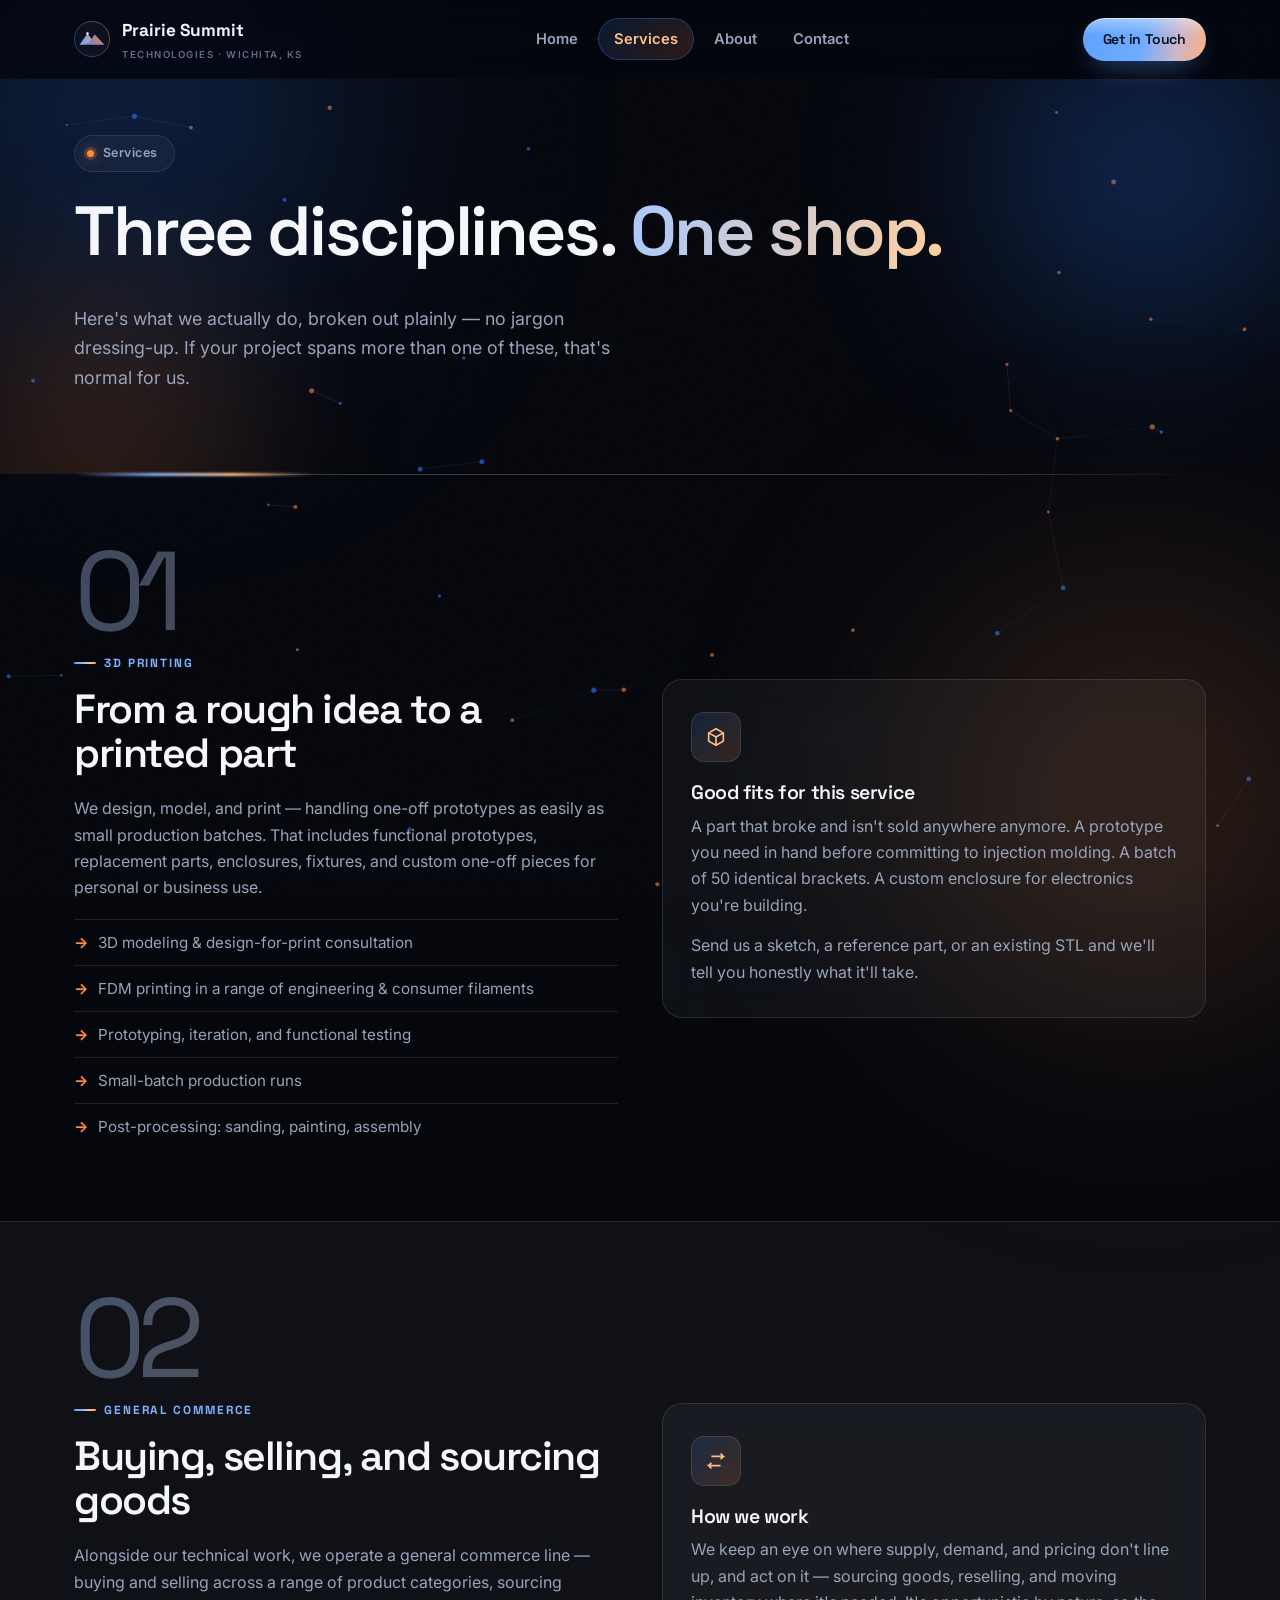
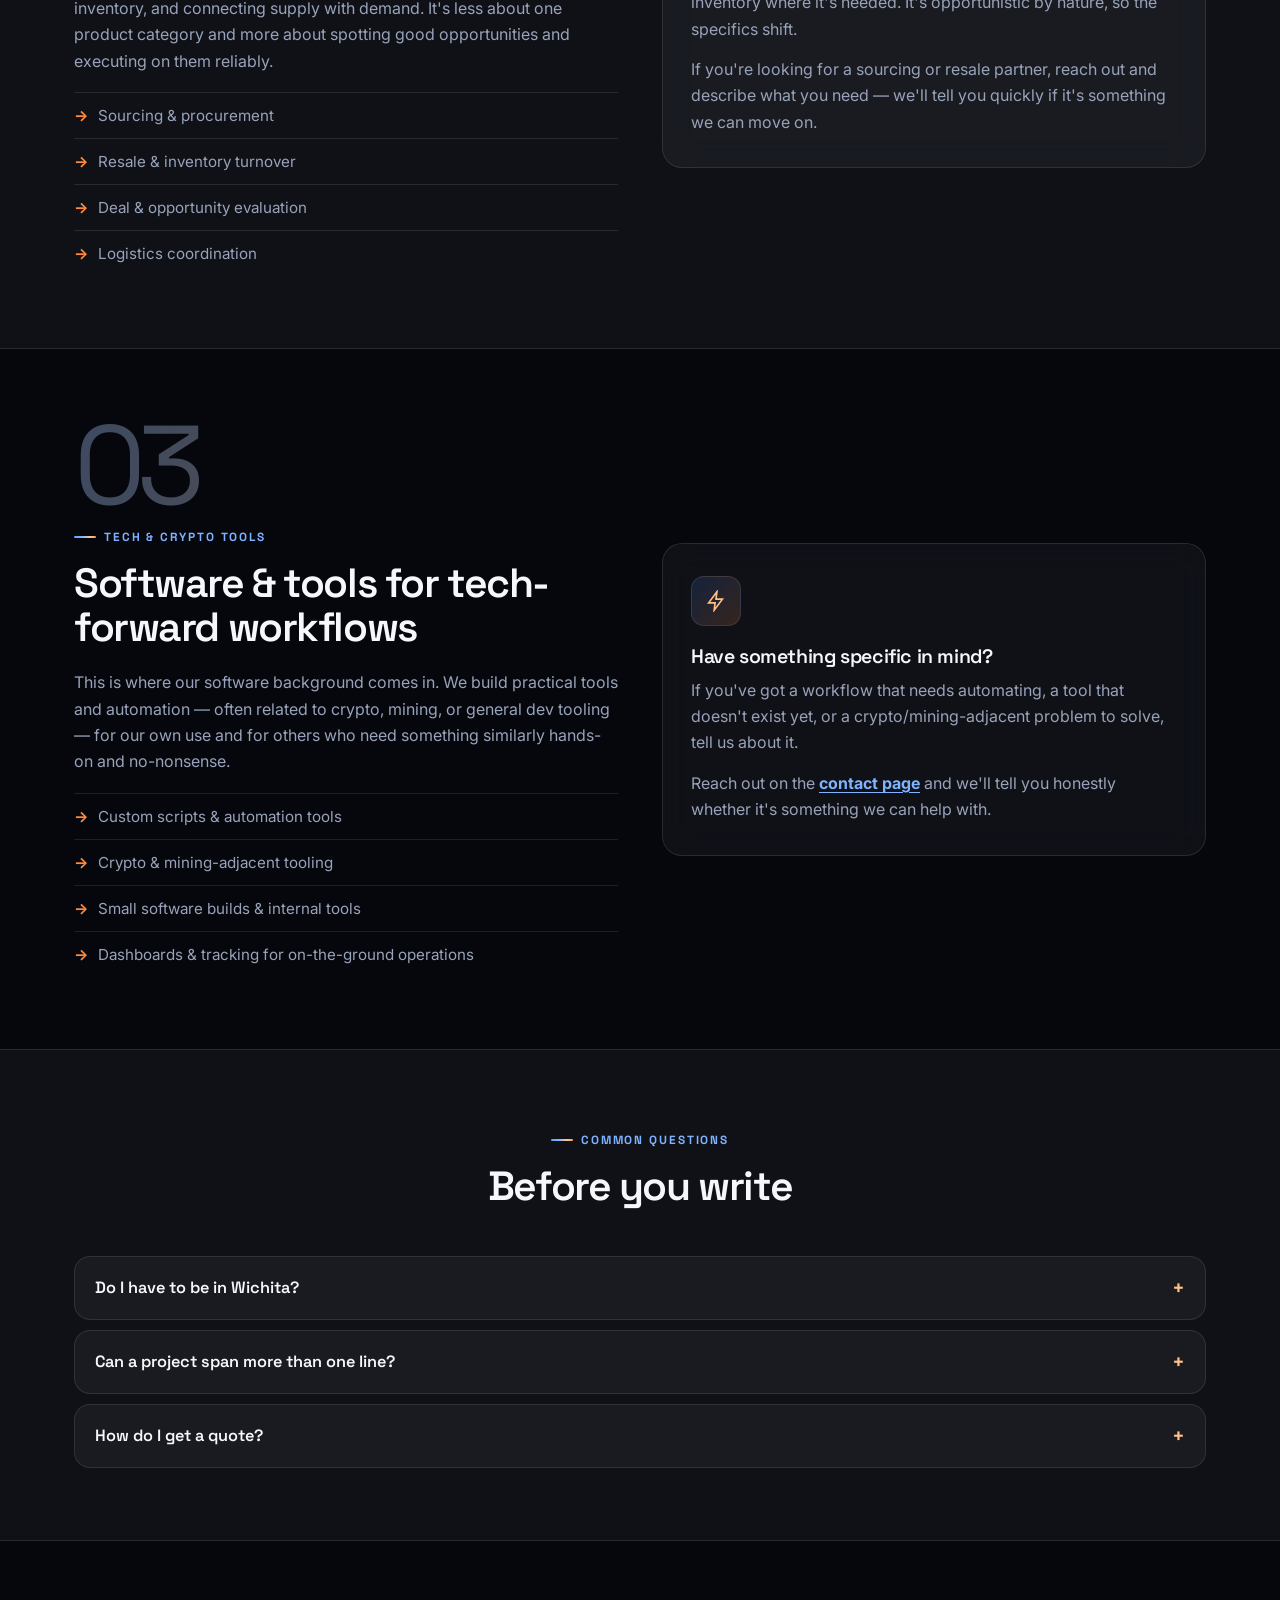
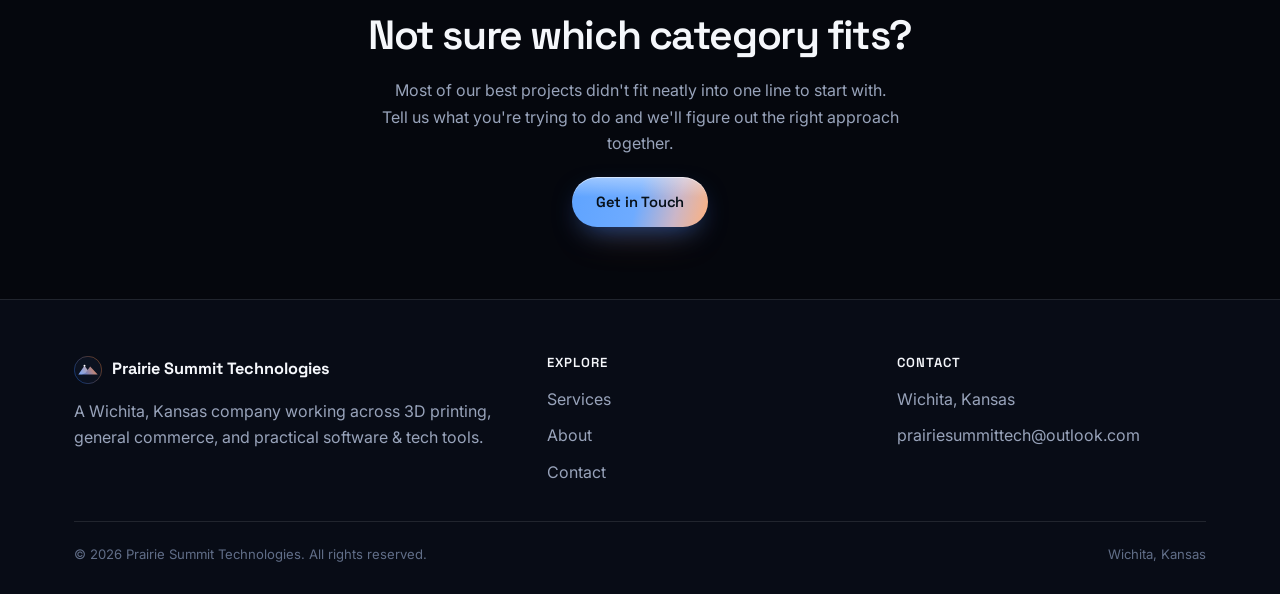
<file: services.html>
<!DOCTYPE html>
<html lang="en">
<head>
<!-- Google tag (gtag.js) -->
<script async src="https://www.googletagmanager.com/gtag/js?id=G-7JT1MEMFT8"></script>
<script>
  window.dataLayer = window.dataLayer || [];
  function gtag(){dataLayer.push(arguments);}
  gtag('js', new Date());

  gtag('config', 'G-7JT1MEMFT8');
</script>
<meta charset="UTF-8">
<script>document.documentElement.classList.add("js");</script>
<meta name="viewport" content="width=device-width, initial-scale=1.0">
<title>3D Printing, Commerce &amp; Tech Tools | Prairie Summit Technologies</title>
<meta name="description" content="3D printing and prototyping, general commerce and sourcing, plus custom tech and crypto tools from Prairie Summit Technologies in Wichita, Kansas.">
<meta name="robots" content="index, follow, max-image-preview:large">
<meta name="author" content="Prairie Summit Technologies">
<meta name="geo.region" content="US-KS">
<meta name="geo.placename" content="Wichita">
<meta name="theme-color" content="#05070d">
<link rel="canonical" href="https://prairiesummittech.net/services.html">
<meta property="og:type" content="website">
<meta property="og:site_name" content="Prairie Summit Technologies">
<meta property="og:locale" content="en_US">
<meta property="og:url" content="https://prairiesummittech.net/services.html">
<meta property="og:title" content="Services | Prairie Summit Technologies">
<meta property="og:description" content="3D printing, general commerce, and tech &amp; crypto tooling from Prairie Summit Technologies in Wichita, KS.">
<meta property="og:image" content="https://prairiesummittech.net/assets/og-image.png">
<meta property="og:image:width" content="1200">
<meta property="og:image:height" content="630">
<meta property="og:image:alt" content="Prairie Summit Technologies — practical technology from Wichita, Kansas">
<meta name="twitter:card" content="summary_large_image">
<meta name="twitter:title" content="Services | Prairie Summit Technologies">
<meta name="twitter:description" content="3D printing, general commerce, and tech &amp; crypto tooling from Wichita, KS.">
<meta name="twitter:image" content="https://prairiesummittech.net/assets/og-image.png">
<link rel="icon" type="image/svg+xml" href="assets/logo.svg">
<link rel="icon" type="image/png" sizes="32x32" href="assets/favicon-32.png">
<link rel="apple-touch-icon" href="assets/apple-touch-icon.png">
<link rel="manifest" href="site.webmanifest">
<script type="application/ld+json">
{
  "@context": "https://schema.org",
  "@graph": [
    {
      "@type": "WebPage",
      "@id": "https://prairiesummittech.net/services.html#webpage",
      "url": "https://prairiesummittech.net/services.html",
      "name": "3D Printing, Commerce & Tech Tools | Prairie Summit Technologies",
      "description": "3D printing and prototyping, general commerce and sourcing, plus custom tech and crypto tools from Prairie Summit Technologies in Wichita, Kansas.",
      "isPartOf": { "@id": "https://prairiesummittech.net/#website" }
    },
    {
      "@type": "FAQPage",
      "mainEntity": [
        {
          "@type": "Question",
          "name": "Do I have to be in Wichita?",
          "acceptedAnswer": {
            "@type": "Answer",
            "text": "No. Printing and physical goods are easier nearby, but software, tooling, and a lot of commerce work can happen remotely. Tell us where you are and we'll say if logistics matter."
          }
        },
        {
          "@type": "Question",
          "name": "Can a project span more than one line?",
          "acceptedAnswer": {
            "@type": "Answer",
            "text": "Yes — that's common. An enclosure plus a small tool, or sourcing plus a tracking script. You still talk to the same team."
          }
        },
        {
          "@type": "Question",
          "name": "How do I get a quote?",
          "acceptedAnswer": {
            "@type": "Answer",
            "text": "Send a sketch, STL, product list, or a short note about the workflow. We'll reply with whether we can help and what it would take — not a canned package."
          }
        }
      ]
    }
  ]
}
</script>
<link rel="preconnect" href="https://fonts.googleapis.com">
<link rel="preconnect" href="https://fonts.gstatic.com" crossorigin>
<link href="https://fonts.googleapis.com/css2?family=Space+Grotesk:wght@500;600;700&family=Inter:wght@400;500;600;700;800&display=swap" rel="stylesheet">
<link rel="stylesheet" href="css/style.css?v=btn3">
</head>
<body>
<a class="skip-link" href="#main">Skip to content</a>
<canvas id="bg-canvas" aria-hidden="true"></canvas>
<div class="noise" aria-hidden="true"></div>

<header class="site-header">
  <div class="wrap nav-row">
    <a href="index.html" class="brand">
      <img src="assets/logo.svg" alt="Prairie Summit Technologies logo" width="36" height="36">
      <span>Prairie Summit<span class="sub">Technologies · Wichita, KS</span></span>
    </a>
    <button class="menu-toggle" aria-label="Open menu" aria-expanded="false" aria-controls="site-nav">
      <span></span><span></span><span></span>
    </button>
    <nav class="main-nav" id="site-nav" aria-label="Primary">
      <ul>
        <li><a href="index.html">Home</a></li>
        <li><a href="services.html">Services</a></li>
        <li><a href="about.html">About</a></li>
        <li><a href="contact.html">Contact</a></li>
      </ul>
      <div class="nav-mobile-cta">
        <a href="contact.html" class="btn btn-primary">Get in Touch</a>
      </div>
    </nav>
    <div class="nav-cta">
      <a href="contact.html" class="btn btn-primary">Get in Touch</a>
    </div>
  </div>
</header>

<main id="main">
<section class="hero page-hero">
  <div class="wrap">
    <div class="badge-pill"><span class="dot"></span> Services</div>
    <h1>Three disciplines. <span class="grad-text">One shop.</span></h1>
    <p class="lead">Here's what we actually do, broken out plainly — no jargon dressing-up. If your project spans more than one of these, that's normal for us.</p>
  </div>
</section>

<div class="wrap"><div class="glow-divider"></div></div>

<section id="printing" class="section-tight">
  <div class="wrap">
    <div class="grid-2">
      <div class="reveal">
        <div class="service-num">01</div>
        <p class="eyebrow">3D Printing</p>
        <h2>From a rough idea to a printed part</h2>
        <p>We design, model, and print — handling one-off prototypes as easily as small production batches. That includes functional prototypes, replacement parts, enclosures, fixtures, and custom one-off pieces for personal or business use.</p>
        <ul class="pill-list">
          <li>3D modeling &amp; design-for-print consultation</li>
          <li>FDM printing in a range of engineering &amp; consumer filaments</li>
          <li>Prototyping, iteration, and functional testing</li>
          <li>Small-batch production runs</li>
          <li>Post-processing: sanding, painting, assembly</li>
        </ul>
      </div>
      <div class="card reveal d2">
        <div class="icon">
          <svg viewBox="0 0 24 24" fill="none" stroke="currentColor" stroke-width="1.8"><path d="M12 3l8 4.5v9L12 21l-8-4.5v-9L12 3z"/><path d="M12 12l8-4.5M12 12v9M12 12L4 7.5"/></svg>
        </div>
        <h3>Good fits for this service</h3>
        <p style="margin-bottom:14px">A part that broke and isn't sold anywhere anymore. A prototype you need in hand before committing to injection molding. A batch of 50 identical brackets. A custom enclosure for electronics you're building.</p>
        <p style="margin-bottom:0">Send us a sketch, a reference part, or an existing STL and we'll tell you honestly what it'll take.</p>
      </div>
    </div>
  </div>
</section>

<section id="commerce" class="section-tight bg-panel">
  <div class="wrap">
    <div class="grid-2">
      <div class="card reveal" style="order:2">
        <div class="icon">
          <svg viewBox="0 0 24 24" fill="none" stroke="currentColor" stroke-width="1.8"><path d="M7 7h13l-3-3M20 7l-3 3M17 17H4l3 3M4 17l3-3"/></svg>
        </div>
        <h3>How we work</h3>
        <p style="margin-bottom:14px">We keep an eye on where supply, demand, and pricing don't line up, and act on it — sourcing goods, reselling, and moving inventory where it's needed. It's opportunistic by nature, so the specifics shift.</p>
        <p style="margin-bottom:0">If you're looking for a sourcing or resale partner, reach out and describe what you need — we'll tell you quickly if it's something we can move on.</p>
      </div>
      <div class="reveal" style="order:1">
        <div class="service-num">02</div>
        <p class="eyebrow">General Commerce</p>
        <h2>Buying, selling, and sourcing goods</h2>
        <p>Alongside our technical work, we operate a general commerce line — buying and selling across a range of product categories, sourcing inventory, and connecting supply with demand. It's less about one product category and more about spotting good opportunities and executing on them reliably.</p>
        <ul class="pill-list">
          <li>Sourcing &amp; procurement</li>
          <li>Resale &amp; inventory turnover</li>
          <li>Deal &amp; opportunity evaluation</li>
          <li>Logistics coordination</li>
        </ul>
      </div>
    </div>
  </div>
</section>

<section id="tech-tools" class="section-tight">
  <div class="wrap">
    <div class="grid-2">
      <div class="reveal">
        <div class="service-num">03</div>
        <p class="eyebrow">Tech &amp; Crypto Tools</p>
        <h2>Software &amp; tools for tech-forward workflows</h2>
        <p>This is where our software background comes in. We build practical tools and automation — often related to crypto, mining, or general dev tooling — for our own use and for others who need something similarly hands-on and no-nonsense.</p>
        <ul class="pill-list">
          <li>Custom scripts &amp; automation tools</li>
          <li>Crypto &amp; mining-adjacent tooling</li>
          <li>Small software builds &amp; internal tools</li>
          <li>Dashboards &amp; tracking for on-the-ground operations</li>
        </ul>
      </div>
      <div class="card reveal d2">
        <div class="icon">
          <svg viewBox="0 0 24 24" fill="none" stroke="currentColor" stroke-width="1.8"><path d="M13 2L4 14h7l-1 8 9-12h-7l1-8z"/></svg>
        </div>
        <h3>Have something specific in mind?</h3>
        <p style="margin-bottom:14px">If you've got a workflow that needs automating, a tool that doesn't exist yet, or a crypto/mining-adjacent problem to solve, tell us about it.</p>
        <p style="margin-bottom:0">Reach out on the <a href="contact.html" class="inline-link">contact page</a> and we'll tell you honestly whether it's something we can help with.</p>
      </div>
    </div>
  </div>
</section>

<section class="bg-panel section-tight">
  <div class="wrap">
    <div class="section-head center reveal">
      <p class="eyebrow" style="justify-content:center">Common questions</p>
      <h2>Before you write</h2>
    </div>
    <div class="faq reveal">
      <div class="faq-item">
        <button type="button" aria-expanded="false" aria-controls="faq-location" id="faq-location-btn">Do I have to be in Wichita?</button>
        <p class="faq-a" id="faq-location">No. Printing and physical goods are easier nearby, but software, tooling, and a lot of commerce work can happen remotely. Tell us where you are and we'll say if logistics matter.</p>
      </div>
      <div class="faq-item">
        <button type="button" aria-expanded="false" aria-controls="faq-span" id="faq-span-btn">Can a project span more than one line?</button>
        <p class="faq-a" id="faq-span">Yes — that's common. An enclosure plus a small tool, or sourcing plus a tracking script. You still talk to the same team.</p>
      </div>
      <div class="faq-item">
        <button type="button" aria-expanded="false" aria-controls="faq-quote" id="faq-quote-btn">How do I get a quote?</button>
        <p class="faq-a" id="faq-quote">Send a sketch, STL, product list, or a short note about the workflow. We'll reply with whether we can help and what it would take — not a canned package.</p>
      </div>
    </div>
  </div>
</section>

<section class="section-tight">
  <div class="wrap text-center reveal">
    <h2>Not sure which category fits?</h2>
    <p style="max-width:520px;margin:0 auto 20px">Most of our best projects didn't fit neatly into one line to start with. Tell us what you're trying to do and we'll figure out the right approach together.</p>
    <a href="contact.html" class="btn btn-primary">Get in Touch</a>
  </div>
</section>
</main>

<footer class="site-footer">
  <div class="wrap">
    <div class="footer-grid">
      <div>
        <div class="footer-brand">
          <img src="assets/logo.svg" alt="" width="28" height="28">
          <span>Prairie Summit Technologies</span>
        </div>
        <p>A Wichita, Kansas company working across 3D printing, general commerce, and practical software &amp; tech tools.</p>
      </div>
      <div>
        <h4>Explore</h4>
        <ul class="footer-links">
          <li><a href="services.html">Services</a></li>
          <li><a href="about.html">About</a></li>
          <li><a href="contact.html">Contact</a></li>
        </ul>
      </div>
      <div>
        <h4>Contact</h4>
        <ul class="footer-links">
          <li>Wichita, Kansas</li>
          <li><a href="mailto:prairiesummittech@outlook.com">prairiesummittech@outlook.com</a></li>
        </ul>
      </div>
    </div>
    <div class="footer-bottom">
      <span>© <span id="year"></span> Prairie Summit Technologies. All rights reserved.</span>
      <span>Wichita, Kansas</span>
    </div>
  </div>
</footer>

<script src="js/background.js"></script>
<script src="js/main.js"></script>
</body>
</html>
</file>
<file: css/style.css>
/* =========================================================
   Prairie Summit Technologies
   Dark editorial system — blue/amber on near-black
   ========================================================= */

:root {
  --bg: #05070d;
  --bg-alt: #080c16;
  --surface: rgba(255, 255, 255, 0.045);
  --surface-hover: rgba(255, 255, 255, 0.075);
  --surface-solid: #0c1220;
  --border: rgba(255, 255, 255, 0.1);
  --border-strong: rgba(255, 255, 255, 0.2);

  --blue: #2f7dff;
  --blue-light: #7fb2ff;
  --amber: #ff8a3d;
  --amber-light: #ffc088;

  --ink: #f5f7fb;
  --ink-soft: #98a3ba;
  --ink-faint: #616e88;

  --gradient-brand: linear-gradient(105deg, #5ea2ff 0%, #7eb4ff 34%, #ffc39a 72%, #ff9a4d 100%);
  --gradient-brand-soft: linear-gradient(135deg, rgba(47, 125, 255, 0.16), rgba(255, 138, 61, 0.16));
  --gradient-text: linear-gradient(100deg, #a9c9ff 0%, #ffcf9e 100%);
  --gradient-btn: linear-gradient(105deg, #5ea3ff 0%, #6eabff 48%, #cbb6c8 76%, #ffb17c 100%);

  --shadow: 0 20px 60px -24px rgba(0, 0, 0, 0.7);
  --shadow-glow: 0 0 0 1px rgba(47, 125, 255, 0.18), 0 24px 60px -24px rgba(47, 125, 255, 0.4);
  --radius: 20px;
  --radius-lg: 28px;
  --max: 1180px;
  --header-h: 76px;
  --display: "Space Grotesk", "Manrope", -apple-system, BlinkMacSystemFont, "Segoe UI", Helvetica, Arial, sans-serif;
  --sans: "Inter", -apple-system, BlinkMacSystemFont, "Segoe UI", Helvetica, Arial, sans-serif;
}

* { box-sizing: border-box; }

html {
  scroll-behavior: smooth;
  color-scheme: dark;
}

body {
  margin: 0;
  font-family: var(--sans);
  color: var(--ink);
  background: var(--bg);
  line-height: 1.65;
  -webkit-font-smoothing: antialiased;
  position: relative;
  overflow-x: hidden;
}

::selection {
  background: rgba(47, 125, 255, 0.35);
  color: #fff;
}

:focus-visible {
  outline: 2px solid var(--blue-light);
  outline-offset: 3px;
}

#bg-canvas {
  position: fixed;
  inset: 0;
  z-index: -3;
  display: block;
  width: 100%;
  height: 100%;
  pointer-events: none;
}

body::before,
body::after {
  content: "";
  position: fixed;
  border-radius: 50%;
  filter: blur(120px);
  z-index: -2;
  pointer-events: none;
}
body::before {
  width: 620px;
  height: 620px;
  top: -200px;
  left: -180px;
  background: radial-gradient(circle, rgba(47, 125, 255, 0.32) 0%, rgba(47, 125, 255, 0) 70%);
  animation: driftSlow 28s ease-in-out infinite alternate;
}
body::after {
  width: 640px;
  height: 640px;
  bottom: -220px;
  right: -180px;
  background: radial-gradient(circle, rgba(255, 138, 61, 0.24) 0%, rgba(255, 138, 61, 0) 70%);
  animation: driftSlow2 34s ease-in-out infinite alternate;
}

.noise {
  position: fixed;
  inset: 0;
  z-index: -1;
  pointer-events: none;
  opacity: 0.22;
  mix-blend-mode: overlay;
  background-image: url("data:image/svg+xml,%3Csvg viewBox='0 0 256 256' xmlns='http://www.w3.org/2000/svg'%3E%3Cfilter id='n'%3E%3CfeTurbulence type='fractalNoise' baseFrequency='0.85' numOctaves='4' stitchTiles='stitch'/%3E%3C/filter%3E%3Crect width='100%25' height='100%25' filter='url(%23n)' opacity='0.55'/%3E%3C/svg%3E");
}

@keyframes driftSlow {
  from { transform: translate(0, 0) scale(1); }
  to { transform: translate(70px, 50px) scale(1.15); }
}
@keyframes driftSlow2 {
  from { transform: translate(0, 0) scale(1); }
  to { transform: translate(-60px, -40px) scale(1.1); }
}

img, svg { max-width: 100%; display: block; }

a { color: inherit; text-decoration: none; }

.skip-link {
  position: absolute;
  left: 16px;
  top: -48px;
  z-index: 200;
  padding: 10px 16px;
  border-radius: 999px;
  background: var(--ink);
  color: var(--bg);
  font-weight: 700;
  font-size: 0.88rem;
}
.skip-link:focus { top: 12px; }

.wrap {
  max-width: var(--max);
  margin: 0 auto;
  padding: 0 24px;
}

h1, h2, h3, h4 {
  font-family: var(--display);
  font-weight: 600;
  line-height: 1.08;
  margin: 0 0 .5em;
  color: var(--ink);
  letter-spacing: -0.035em;
}

h1 { font-size: clamp(2.5rem, 6.2vw, 4.35rem); }
h2 { font-size: clamp(1.75rem, 3.2vw, 2.55rem); }
h3 { font-size: 1.22rem; letter-spacing: -0.02em; }

p { margin: 0 0 1em; color: var(--ink-soft); }

.grad-text {
  background: var(--gradient-text);
  -webkit-background-clip: text;
  background-clip: text;
  color: transparent;
}

.badge-pill {
  display: inline-flex;
  align-items: center;
  gap: 9px;
  padding: 7px 16px 7px 12px;
  border-radius: 999px;
  background: var(--surface);
  border: 1px solid var(--border);
  backdrop-filter: blur(16px);
  font-size: 0.78rem;
  font-weight: 600;
  letter-spacing: 0.04em;
  color: var(--ink-soft);
  margin-bottom: 22px;
}
.badge-pill .dot {
  width: 7px;
  height: 7px;
  border-radius: 50%;
  background: var(--amber);
  box-shadow: 0 0 0 3px rgba(255, 138, 61, 0.2), 0 0 12px rgba(255, 138, 61, 0.7);
  flex: none;
  animation: pulseDot 2.4s ease-in-out infinite;
}
@keyframes pulseDot {
  0%, 100% { opacity: 1; }
  50% { opacity: 0.45; }
}

.eyebrow {
  display: inline-flex;
  align-items: center;
  gap: 8px;
  font-size: 0.74rem;
  font-weight: 700;
  letter-spacing: 0.16em;
  text-transform: uppercase;
  color: var(--blue-light);
  margin-bottom: 14px;
  font-family: var(--display);
}
.eyebrow::before {
  content: "";
  width: 22px;
  height: 2px;
  background: var(--gradient-brand);
  display: inline-block;
  border-radius: 2px;
}

.btn {
  display: inline-flex;
  align-items: center;
  justify-content: center;
  gap: 8px;
  padding: 13px 24px;
  border-radius: 999px;
  font-weight: 600;
  font-size: 0.92rem;
  letter-spacing: -0.015em;
  font-family: var(--display);
  border: 1px solid transparent;
  cursor: pointer;
  position: relative;
  text-decoration: none;
  transition: transform .2s ease, filter .2s ease, color .2s ease, border-color .2s ease, background-color .2s ease, box-shadow .2s ease;
}
.btn:active { transform: translateY(1px) scale(0.985); }

.btn-primary {
  color: #071018;
  border: 0;
  background-color: #5ea3ff;
  background-image:
    linear-gradient(180deg, rgba(255, 255, 255, 0.38) 0%, rgba(255, 255, 255, 0) 40%),
    var(--gradient-btn);
  background-origin: border-box;
  background-clip: border-box;
  background-size: 100% 100%;
  background-repeat: no-repeat;
  box-shadow:
    inset 0 1px 0 rgba(255, 255, 255, 0.55),
    0 10px 28px -10px rgba(47, 125, 255, 0.6),
    0 18px 40px -18px rgba(255, 138, 61, 0.38);
  overflow: hidden;
}
.btn-primary::before {
  content: "";
  position: absolute;
  inset: -30% -50%;
  background: linear-gradient(105deg, transparent 36%, rgba(255, 255, 255, 0.5) 50%, transparent 64%);
  transform: translateX(-70%) skewX(-18deg);
  opacity: 0;
  pointer-events: none;
  transition: transform .55s ease, opacity .3s ease;
}
.btn-primary:hover {
  transform: translateY(-2px);
  filter: brightness(1.06) saturate(1.05);
  box-shadow:
    inset 0 1px 0 rgba(255, 255, 255, 0.58),
    0 1px 0 rgba(255, 255, 255, 0.08),
    0 14px 36px -12px rgba(47, 125, 255, 0.62),
    0 20px 44px -16px rgba(255, 138, 61, 0.5);
}
.btn-primary:hover::before {
  transform: translateX(70%) skewX(-18deg);
  opacity: 1;
}
.btn-primary:focus-visible {
  outline: 2px solid var(--blue-light);
  outline-offset: 3px;
}

.btn-ghost {
  color: var(--ink);
  border-color: transparent;
  background-color: transparent;
  background-image:
    linear-gradient(rgba(10, 16, 30, 0.72), rgba(10, 16, 30, 0.72)),
    linear-gradient(120deg, #7fb2ff 0%, #ffc088 100%);
  background-origin: border-box;
  background-clip: padding-box, border-box;
  box-shadow: inset 0 1px 0 rgba(255, 255, 255, 0.06);
  backdrop-filter: blur(16px);
}
.btn-ghost:hover {
  color: #fff;
  background-image:
    linear-gradient(rgba(16, 26, 44, 0.92), rgba(16, 26, 44, 0.92)),
    linear-gradient(120deg, rgba(126, 178, 255, 0.95), rgba(255, 168, 92, 0.9));
  box-shadow:
    inset 0 1px 0 rgba(255, 255, 255, 0.08),
    0 10px 28px -16px rgba(47, 125, 255, 0.45);
}

header.site-header {
  position: sticky;
  top: 0;
  z-index: 50;
  background: rgba(5, 7, 13, 0.55);
  border-bottom: 1px solid transparent;
  transition: background .2s ease, border-color .2s ease, box-shadow .2s ease;
}
header.site-header::before {
  content: "";
  position: absolute;
  inset: 0;
  z-index: -1;
  pointer-events: none;
  backdrop-filter: blur(18px) saturate(1.2);
  background: inherit;
}
header.site-header.is-scrolled {
  background: rgba(5, 7, 13, 0.86);
  border-bottom-color: var(--border);
  box-shadow: 0 12px 40px -20px rgba(0, 0, 0, 0.65);
}
body.nav-open { overflow: hidden; }
body.nav-open .site-header { z-index: 70; }
.nav-row {
  display: flex;
  align-items: center;
  justify-content: space-between;
  flex-wrap: nowrap;
  gap: 16px;
  padding: 16px 24px;
  min-height: var(--header-h);
}
.brand {
  display: flex;
  align-items: center;
  gap: 12px;
  font-family: var(--display);
  font-weight: 700;
  font-size: 1.08rem;
  color: var(--ink);
  z-index: 60;
  flex-shrink: 0;
}
.brand img { width: 36px; height: 36px; }
.brand .sub {
  display: block;
  font-family: var(--sans);
  font-weight: 600;
  font-size: 0.6rem;
  letter-spacing: 0.16em;
  text-transform: uppercase;
  color: var(--ink-faint);
  margin-top: 2px;
}

nav.main-nav ul {
  list-style: none;
  display: flex;
  gap: 4px;
  margin: 0;
  padding: 0;
}
nav.main-nav a {
  display: inline-block;
  padding: 9px 16px;
  border-radius: 999px;
  font-weight: 600;
  font-size: 0.92rem;
  color: var(--ink-soft);
  transition: background .15s ease, color .15s ease;
}
nav.main-nav a:hover { background: var(--surface); color: var(--ink); }
nav.main-nav a.active {
  background: var(--gradient-brand-soft);
  color: var(--amber-light);
  border: 1px solid rgba(47, 125, 255, 0.35);
  padding: 8px 15px;
}

.nav-cta { display: flex; align-items: center; gap: 14px; }
.nav-cta .btn { padding: 10px 20px; font-size: 0.88rem; }
.nav-mobile-cta { display: none; }

.menu-toggle {
  display: none;
  flex-direction: column;
  justify-content: center;
  gap: 5px;
  background: none;
  border: none;
  cursor: pointer;
  padding: 8px;
  z-index: 60;
}
.menu-toggle span {
  width: 22px;
  height: 2px;
  background: var(--ink);
  border-radius: 2px;
  transition: transform .2s ease, opacity .2s ease;
}
.menu-toggle[aria-expanded="true"] span:nth-child(1) { transform: translateY(7px) rotate(45deg); }
.menu-toggle[aria-expanded="true"] span:nth-child(2) { opacity: 0; }
.menu-toggle[aria-expanded="true"] span:nth-child(3) { transform: translateY(-7px) rotate(-45deg); }

@media (max-width: 960px) {
  .menu-toggle { display: flex; }
  .nav-cta { display: none; }
  nav.main-nav {
    position: fixed;
    inset: 0;
    width: 100vw;
    height: 100dvh;
    z-index: 55;
    background: rgba(5, 7, 13, 0.96);
    backdrop-filter: blur(24px);
    display: flex;
    flex-direction: column;
    justify-content: center;
    padding: 96px 28px 40px;
    opacity: 0;
    visibility: hidden;
    pointer-events: none;
    transition: opacity .22s ease, visibility .22s ease;
  }
  nav.main-nav.open {
    opacity: 1;
    visibility: visible;
    pointer-events: auto;
  }
  nav.main-nav ul { flex-direction: column; gap: 8px; }
  nav.main-nav a { display: block; font-size: 1.55rem; padding: 12px 8px; font-family: var(--display); }
  nav.main-nav .nav-mobile-cta { display: block; margin-top: 28px; }
}

.hero {
  position: relative;
  overflow: hidden;
  padding: 72px 0 80px;
}
.hero .wrap { position: relative; z-index: 2; }
.hero p.lead { color: var(--ink-soft); font-size: 1.12rem; max-width: 540px; }
.hero-actions { display: flex; gap: 14px; flex-wrap: wrap; margin-top: 32px; }

.hero-layout {
  display: grid;
  grid-template-columns: 1.08fr 0.92fr;
  gap: 48px;
  align-items: center;
}
@media (max-width: 960px) {
  .hero-layout { grid-template-columns: 1fr; gap: 40px; }
}

.hero::before,
.hero::after {
  content: "";
  position: absolute;
  border-radius: 50%;
  filter: blur(90px);
  z-index: 1;
  pointer-events: none;
}
.hero::before {
  width: 460px;
  height: 460px;
  top: -140px;
  right: -100px;
  background: radial-gradient(circle, var(--blue) 0%, rgba(47, 125, 255, 0) 72%);
  opacity: 0.4;
  animation: driftA 18s ease-in-out infinite alternate;
}
.hero::after {
  width: 380px;
  height: 380px;
  bottom: -150px;
  left: -90px;
  background: radial-gradient(circle, var(--amber) 0%, rgba(255, 138, 61, 0) 72%);
  opacity: 0.3;
  animation: driftB 22s ease-in-out infinite alternate;
}
@keyframes driftA {
  from { transform: translate(0, 0) scale(1); }
  to { transform: translate(-50px, 35px) scale(1.14); }
}
@keyframes driftB {
  from { transform: translate(0, 0) scale(1); }
  to { transform: translate(35px, -30px) scale(1.1); }
}

.hero-stage {
  position: relative;
  min-height: 420px;
  perspective: 900px;
}
.hero-stage-orb {
  position: absolute;
  inset: 12% 8%;
  border-radius: 50%;
  background: radial-gradient(circle at 40% 35%, rgba(47, 125, 255, 0.28), rgba(255, 138, 61, 0.08) 48%, transparent 70%);
  filter: blur(8px);
}
.hero-panel {
  position: absolute;
  width: min(280px, 72%);
  padding: 18px 20px;
  border-radius: 18px;
  background: rgba(12, 18, 32, 0.72);
  border: 1px solid var(--border);
  backdrop-filter: blur(18px);
  box-shadow: var(--shadow);
}
.hero-panel strong { display: block; font-family: var(--display); font-size: 1.05rem; margin: 4px 0 2px; }
.hero-panel span { display: block; font-size: 0.82rem; color: var(--ink-soft); }
.hero-panel .kicker {
  font-size: 0.68rem;
  letter-spacing: 0.14em;
  text-transform: uppercase;
  font-weight: 700;
  color: var(--amber-light);
  font-family: var(--display);
}
.hero-panel.p1 { top: 8%; left: 4%; animation: floatY 7s ease-in-out infinite; }
.hero-panel.p2 { top: 38%; right: 0; animation: floatY 8.5s ease-in-out infinite reverse; }
.hero-panel.p3 { bottom: 6%; left: 14%; animation: floatY 9s ease-in-out infinite; }
.hero-chip {
  position: absolute;
  top: 0;
  right: 12%;
  padding: 8px 14px;
  border-radius: 999px;
  font-size: 0.75rem;
  font-weight: 700;
  background: var(--gradient-brand-soft);
  border: 1px solid rgba(47, 125, 255, 0.35);
  animation: floatY 6s ease-in-out infinite;
}
@keyframes floatY {
  from { transform: translateY(0); }
  to { transform: translateY(-12px); }
}

.page-hero { padding: 56px 0 64px; }
.page-hero .lead { max-width: 620px; }

.glow-divider {
  position: relative;
  height: 1px;
  width: 100%;
  background: linear-gradient(90deg, transparent, var(--border-strong) 20%, var(--border-strong) 80%, transparent);
}
.glow-divider::after {
  content: "";
  position: absolute;
  top: -1px;
  left: 0;
  width: 240px;
  height: 3px;
  border-radius: 3px;
  background: linear-gradient(90deg, transparent, var(--blue-light), var(--amber-light), transparent);
  filter: blur(1px);
  animation: sweep 7s ease-in-out infinite;
}
@keyframes sweep {
  0% { left: -10%; opacity: 0; }
  10% { opacity: 1; }
  90% { opacity: 1; }
  100% { left: 100%; opacity: 0; }
}

.marquee {
  overflow: hidden;
  border-top: 1px solid var(--border);
  border-bottom: 1px solid var(--border);
  background: rgba(255, 255, 255, 0.02);
  mask-image: linear-gradient(90deg, transparent, #000 8%, #000 92%, transparent);
}
.marquee-track {
  display: flex;
  gap: 0;
  width: max-content;
  animation: marquee 36s linear infinite;
}
.marquee-track span {
  display: inline-flex;
  align-items: center;
  gap: 18px;
  padding: 16px 28px;
  white-space: nowrap;
  font-family: var(--display);
  font-weight: 600;
  letter-spacing: 0.04em;
  color: var(--ink-soft);
  font-size: 0.92rem;
}
.marquee-track span::after {
  content: "";
  width: 6px;
  height: 6px;
  border-radius: 50%;
  background: var(--gradient-brand);
}
@keyframes marquee {
  from { transform: translateX(0); }
  to { transform: translateX(-50%); }
}
.marquee:hover .marquee-track { animation-play-state: paused; }

section { padding: 96px 0; position: relative; }
.section-tight { padding: 72px 0; }
.bg-panel {
  background: var(--surface);
  border-top: 1px solid var(--border);
  border-bottom: 1px solid var(--border);
}

.section-head { max-width: 640px; margin: 0 0 48px; }
.section-head.center { margin-left: auto; margin-right: auto; text-align: center; }

.grid-3 {
  display: grid;
  grid-template-columns: repeat(3, 1fr);
  gap: 24px;
}
.grid-2 {
  display: grid;
  grid-template-columns: 1fr 1fr;
  gap: 44px;
  align-items: center;
}
@media (max-width: 880px) {
  .grid-3, .grid-2 { grid-template-columns: 1fr; }
}

.bento {
  display: grid;
  grid-template-columns: 1.2fr 1fr;
  grid-template-rows: auto auto;
  gap: 18px;
}
.bento .card:first-child { grid-row: span 2; }
@media (max-width: 880px) {
  .bento { grid-template-columns: 1fr; }
  .bento .card:first-child { grid-row: auto; }
}

.card {
  background: var(--surface);
  backdrop-filter: blur(16px);
  border: 1px solid var(--border);
  border-radius: var(--radius);
  padding: 32px 28px;
  transition: transform .22s ease, box-shadow .22s ease, border-color .22s ease, background .22s ease;
}
.card:hover {
  transform: translateY(-5px);
  box-shadow: var(--shadow-glow);
  border-color: rgba(47, 125, 255, 0.4);
  background: var(--surface-hover);
}
.card .icon {
  width: 50px;
  height: 50px;
  border-radius: 13px;
  background: var(--gradient-brand-soft);
  border: 1px solid var(--border);
  color: var(--amber-light);
  display: flex;
  align-items: center;
  justify-content: center;
  margin-bottom: 20px;
}
.card .icon svg { width: 22px; height: 22px; }

.pill-list { list-style: none; padding: 0; margin: 18px 0 0; }
.pill-list li {
  padding: 10px 0;
  border-top: 1px solid var(--border);
  display: flex;
  gap: 10px;
  color: var(--ink-soft);
  font-size: 0.95rem;
}
.pill-list li::before { content: "→"; color: var(--amber); font-weight: 700; }

.stats-row {
  display: grid;
  grid-template-columns: repeat(2, 1fr);
  gap: 16px;
  margin-top: 0;
}
.stat {
  padding: 22px 20px;
  border-radius: 16px;
  background: var(--surface);
  border: 1px solid var(--border);
}
.stat b {
  display: block;
  font-family: var(--display);
  font-size: 2rem;
  background: var(--gradient-text);
  -webkit-background-clip: text;
  background-clip: text;
  color: transparent;
  letter-spacing: -0.04em;
}
.stat span { font-size: 0.85rem; color: var(--ink-faint); }

.read-more {
  font-weight: 700;
  color: var(--amber-light);
  font-size: 0.9rem;
  font-family: var(--display);
  display: inline-flex;
  align-items: center;
  gap: 6px;
  margin-top: 8px;
}
.read-more::after { content: "→"; transition: transform .15s ease; }
.read-more:hover::after { transform: translateX(3px); }
.inline-link {
  color: var(--blue-light);
  font-weight: 700;
  text-decoration: underline;
  text-underline-offset: 3px;
}
.inline-link:hover { color: var(--amber-light); }

.steps {
  display: grid;
  grid-template-columns: repeat(4, 1fr);
  gap: 18px;
  counter-reset: step;
}
.step {
  padding: 24px 22px;
  border-radius: var(--radius);
  border: 1px solid var(--border);
  background: var(--surface);
  position: relative;
}
.step::before {
  counter-increment: step;
  content: counter(step, decimal-leading-zero);
  display: block;
  font-family: var(--display);
  font-size: 0.78rem;
  letter-spacing: 0.12em;
  color: var(--amber-light);
  margin-bottom: 14px;
  font-weight: 700;
}
@media (max-width: 880px) {
  .steps { grid-template-columns: 1fr 1fr; }
}
@media (max-width: 560px) {
  .steps { grid-template-columns: 1fr; }
}

.timeline { list-style: none; padding: 0; margin: 0; border-left: 1px solid var(--border); }
.timeline li { padding: 0 0 32px 28px; position: relative; }
.timeline li::before {
  content: "";
  position: absolute;
  left: -7px; top: 4px;
  width: 12px; height: 12px;
  border-radius: 50%;
  background: var(--gradient-brand);
  border: 3px solid var(--bg);
  box-shadow: 0 0 0 1px rgba(47, 125, 255, 0.5), 0 0 16px rgba(255, 138, 61, 0.5);
}
.timeline h3 { margin-bottom: 4px; }
.timeline .when {
  font-size: 0.8rem;
  font-weight: 700;
  color: var(--amber-light);
  text-transform: uppercase;
  letter-spacing: 0.06em;
  font-family: var(--display);
}

.work-list {
  display: grid;
  gap: 18px;
  max-width: 720px;
}
.work-list .card p { margin-bottom: 0.35em; }
.work-list .read-more { margin-top: 12px; }

.value-grid { display: grid; grid-template-columns: repeat(3, 1fr); gap: 22px; margin-top: 20px; }
.stacked-values { grid-template-columns: 1fr; gap: 18px; }
@media (max-width: 880px) { .value-grid { grid-template-columns: 1fr; } }

#printing, #commerce, #tech-tools { scroll-margin-top: 96px; }

.service-num {
  font-family: var(--display);
  font-size: clamp(4rem, 10vw, 7rem);
  line-height: 0.8;
  letter-spacing: -0.08em;
  background: var(--gradient-text);
  -webkit-background-clip: text;
  background-clip: text;
  color: transparent;
  opacity: 0.35;
  margin-bottom: 8px;
}

.faq { display: grid; gap: 10px; }
.faq-item {
  border: 1px solid var(--border);
  border-radius: 16px;
  background: var(--surface);
  overflow: hidden;
}
.faq-item button {
  width: 100%;
  text-align: left;
  background: none;
  border: 0;
  color: var(--ink);
  font-family: var(--display);
  font-size: 1.02rem;
  font-weight: 600;
  padding: 18px 20px;
  cursor: pointer;
  display: flex;
  justify-content: space-between;
  align-items: center;
  gap: 16px;
}
.faq-item button::after {
  content: "+";
  font-size: 1.3rem;
  color: var(--amber-light);
  flex: none;
}
.faq-item.open button::after { content: "–"; }
.faq-item .faq-a {
  display: none;
  padding: 0 20px 18px;
  color: var(--ink-soft);
  margin: 0;
}
.faq-item.open .faq-a { display: block; }

.contact-grid { display: grid; grid-template-columns: 1.15fr 0.85fr; gap: 48px; align-items: start; }
@media (max-width: 880px) { .contact-grid { grid-template-columns: 1fr; } }

.contact-info-card {
  background: var(--surface-solid);
  color: var(--ink);
  border: 1px solid var(--border);
  border-radius: var(--radius);
  padding: 34px;
  position: relative;
  overflow: hidden;
}
.contact-info-card::before {
  content: "";
  position: absolute;
  top: -60px; right: -60px;
  width: 200px; height: 200px;
  background: radial-gradient(circle, rgba(47, 125, 255, 0.32), transparent 70%);
  filter: blur(30px);
  pointer-events: none;
}
.contact-info-card h3 { color: var(--ink); position: relative; }
.contact-line { display: flex; gap: 14px; padding: 14px 0; border-top: 1px solid var(--border); position: relative; }
.contact-line:first-of-type { border-top: none; }
.contact-line .k { color: var(--amber-light); font-weight: 700; font-size: 0.8rem; text-transform: uppercase; letter-spacing: 0.06em; min-width: 84px; font-family: var(--display); }
.contact-line .v { color: var(--ink-soft); overflow-wrap: anywhere; min-width: 0; flex: 1; }
.contact-aside {
  margin-top: 18px;
  font-size: 0.85rem;
  color: var(--ink-faint);
}

form.contact-form { display: grid; gap: 16px; }
form.contact-form .btn { justify-self: start; }
.form-row { display: grid; grid-template-columns: 1fr 1fr; gap: 16px; }
@media (max-width: 600px) { .form-row { grid-template-columns: 1fr; } }
label { font-size: 0.85rem; font-weight: 700; color: var(--ink); display: block; margin-bottom: 6px; font-family: var(--display); }
input, textarea, select {
  width: 100%;
  font-family: var(--sans);
  font-size: 16px;
  padding: 12px 14px;
  border: 1px solid var(--border);
  border-radius: 12px;
  background: var(--surface);
  color: var(--ink);
  color-scheme: dark;
}
select {
  appearance: none;
  -webkit-appearance: none;
  background-color: var(--surface);
  background-image: url("data:image/svg+xml,%3Csvg xmlns='http://www.w3.org/2000/svg' width='12' height='8' viewBox='0 0 12 8'%3E%3Cpath fill='%237fb2ff' d='M1.2 1.2L6 6l4.8-4.8' stroke='%237fb2ff' stroke-width='1.4' fill='none' stroke-linecap='round' stroke-linejoin='round'/%3E%3C/svg%3E");
  background-repeat: no-repeat;
  background-position: right 14px center;
  padding-right: 40px;
}
select option { background: #0c1220; color: var(--ink); }
input::placeholder, textarea::placeholder { color: var(--ink-faint); opacity: 1; }
input:focus, textarea:focus, select:focus {
  outline: none;
  border-color: var(--blue);
  box-shadow: 0 0 0 3px rgba(47, 125, 255, 0.25);
}
textarea { resize: vertical; min-height: 130px; }
.form-note { font-size: 0.8rem; color: var(--ink-faint); }
.form-note a { color: var(--blue-light); text-decoration: underline; text-underline-offset: 2px; }
.form-status { border: 1px solid var(--border); background: var(--surface); border-radius: 10px; padding: 14px 16px; font-size: 0.9rem; color: var(--ink-soft); }
.form-status.is-success {
  border-color: rgba(47, 125, 255, 0.45);
  color: var(--ink);
}

.cta-band {
  position: relative;
  background: var(--surface-solid);
  color: var(--ink);
  border-radius: var(--radius-lg);
  padding: 64px 48px;
  text-align: center;
  overflow: hidden;
  border: 1px solid var(--border);
}
.cta-band::before,
.cta-band::after {
  content: "";
  position: absolute;
  border-radius: 50%;
  filter: blur(60px);
  pointer-events: none;
}
.cta-band::before {
  width: 380px; height: 380px;
  top: -160px; right: -100px;
  background: radial-gradient(circle, rgba(47, 125, 255, 0.36) 0%, transparent 70%);
}
.cta-band::after {
  width: 320px; height: 320px;
  bottom: -160px; left: -100px;
  background: radial-gradient(circle, rgba(255, 138, 61, 0.28) 0%, transparent 70%);
}
.cta-band > * { position: relative; z-index: 1; }
.cta-band h2 { color: var(--ink); }
.cta-band .btn-primary { margin-top: 10px; }

.page-404 {
  min-height: calc(100vh - 280px);
  display: flex;
  align-items: center;
}

footer.site-footer {
  background: var(--bg-alt);
  color: var(--ink-soft);
  padding: 56px 0 28px;
  border-top: 1px solid var(--border);
}
.footer-grid {
  display: grid;
  grid-template-columns: 1.4fr 1fr 1fr;
  gap: 40px;
  padding-bottom: 36px;
  border-bottom: 1px solid var(--border);
}
@media (max-width: 700px) { .footer-grid { grid-template-columns: 1fr; } }
.footer-grid h4 { color: var(--ink); font-family: var(--display); font-size: 0.82rem; text-transform: uppercase; letter-spacing: 0.08em; margin-bottom: 16px; }
.footer-brand { display: flex; align-items: center; gap: 10px; margin-bottom: 14px; }
.footer-brand img { width: 28px; height: 28px; }
.footer-brand span { font-family: var(--display); font-weight: 700; color: var(--ink); font-size: 1.02rem; }
.footer-links { list-style: none; padding: 0; margin: 0; display: grid; gap: 10px; }
.footer-links a { overflow-wrap: anywhere; }
.footer-links a:hover { color: var(--amber-light); }
.footer-bottom {
  display: flex;
  justify-content: space-between;
  flex-wrap: wrap;
  gap: 10px;
  padding-top: 22px;
  font-size: 0.82rem;
  color: var(--ink-faint);
}
.social-row { display: flex; gap: 12px; }
.social-row a {
  width: 34px; height: 34px;
  border-radius: 50%;
  border: 1px solid var(--border);
  display: flex; align-items: center; justify-content: center;
  font-size: 0.85rem;
  transition: border-color .15s ease, color .15s ease, background .15s ease;
}
.social-row a:hover { border-color: rgba(47, 125, 255, 0.5); color: var(--amber-light); background: var(--surface); }

html.js .reveal {
  opacity: 0;
  transform: translateY(22px);
  transition: opacity .7s cubic-bezier(.2,.7,.2,1), transform .7s cubic-bezier(.2,.7,.2,1);
}
html.js .reveal.in-view { opacity: 1; transform: translateY(0); }
html.js .reveal.d2 { transition-delay: .08s; }
html.js .reveal.d3 { transition-delay: .16s; }
html.js .reveal.d4 { transition-delay: .24s; }

.text-center { text-align: center; }

@media (prefers-reduced-motion: reduce) {
  body::before, body::after,
  .hero::before, .hero::after,
  .glow-divider::after,
  .hero-panel, .hero-chip,
  .badge-pill .dot,
  .marquee-track,
  .reveal,
  .btn-primary::before { animation: none !important; transition: none !important; }
  html.js .reveal { opacity: 1; transform: none; }
  .btn-primary::before { transform: none; opacity: 0.25; }
  .btn:active, .btn-primary:hover { transform: none; }
}
</file>
